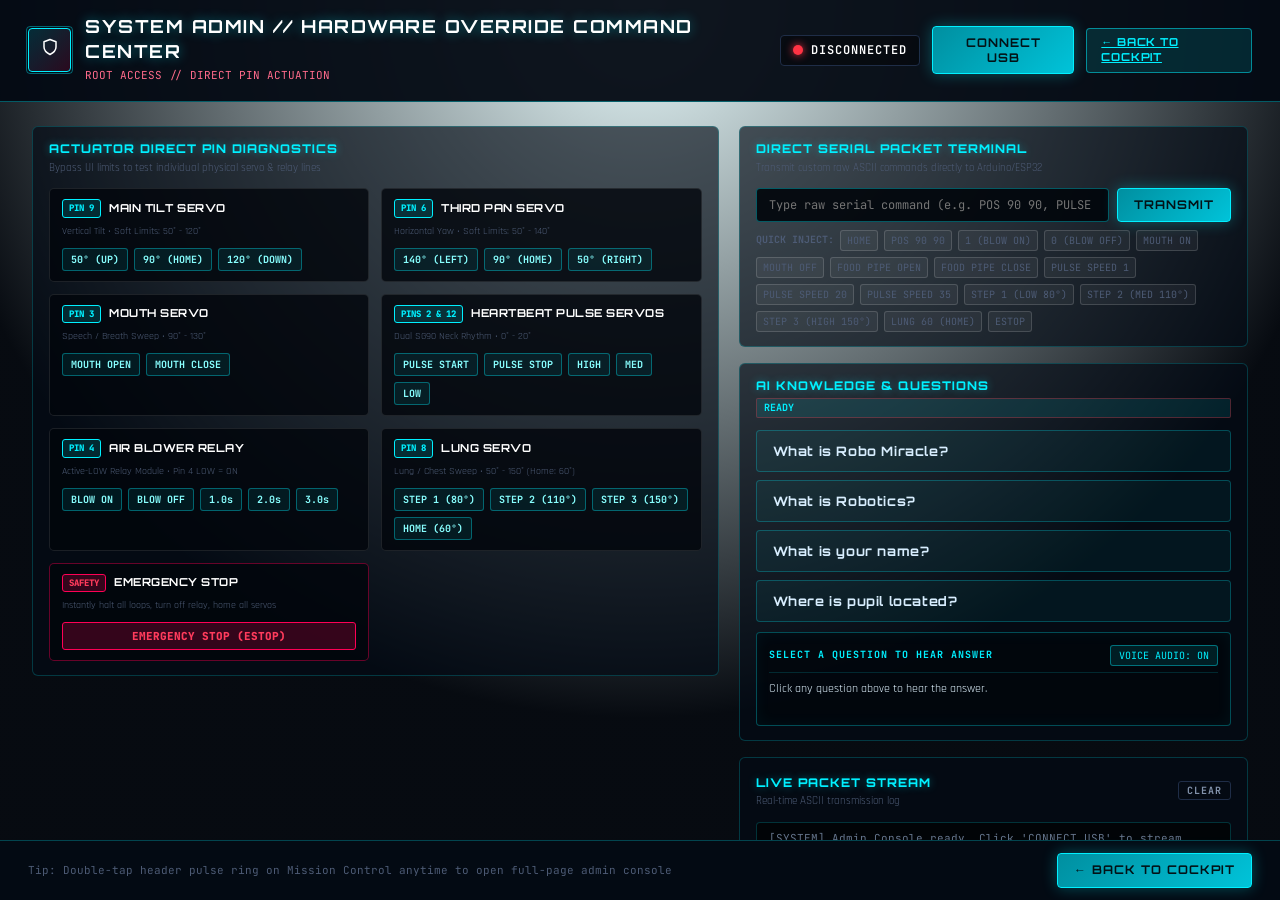
<file: admin.html>
<!DOCTYPE html>
<html lang="en">
<head>
  <meta charset="UTF-8">
  <meta name="viewport" content="width=device-width, initial-scale=1.0">
  <title>RoboHead // Full-Page Hardware Admin Command Center</title>
  <link rel="stylesheet" href="style.css">
  <link rel="preconnect" href="https://fonts.googleapis.com">
  <link rel="preconnect" href="https://fonts.gstatic.com" crossorigin>
  <link href="https://fonts.googleapis.com/css2?family=Orbitron:wght@400;600;700;900&family=Rajdhani:wght@500;600;700&family=JetBrains+Mono:wght@400;500;700&display=swap" rel="stylesheet">
  <style>
    body {
      margin: 0;
      padding: 0;
      background: radial-gradient(circle at 50% 0%, rgba(0, 240, 255, 0.08) 0%, rgba(2, 6, 12, 0.98) 65%);
      color: #fff;
      font-family: var(--font-body);
      min-height: 100vh;
      display: flex;
      flex-direction: column;
    }
    .admin-standalone-header {
      padding: 14px 28px;
      background: rgba(4, 10, 20, 0.95);
      border-bottom: 1px solid rgba(0, 240, 255, 0.35);
      display: flex;
      justify-content: space-between;
      align-items: center;
      flex-shrink: 0;
    }
    .admin-standalone-main {
      flex: 1;
      padding: 24px 32px;
      display: flex;
      flex-direction: column;
      gap: 20px;
      overflow-y: auto;
    }
  </style>
</head>
<body>
  <header class="admin-standalone-header">
    <div class="header-left">
      <div class="logo-badge" title="RoboHead System Admin">
        <span class="pulse-ring"></span>
        <span class="logo-icon">
          <svg width="18" height="18" viewBox="0 0 24 24" fill="none" stroke="currentColor" stroke-width="2" stroke-linecap="round" stroke-linejoin="round">
            <path d="M12 22s8-4 8-10V5l-8-3-8 3v7c0 6 8 10 8 10z"></path>
          </svg>
        </span>
      </div>
      <div class="title-group">
        <h1>SYSTEM ADMIN // HARDWARE OVERRIDE COMMAND CENTER</h1>
        <span class="sub-tag" style="font-family: var(--font-mono); font-size: 11px; color: #ff6b8b;">ROOT ACCESS // DIRECT PIN ACTUATION</span>
      </div>
    </div>

    <div class="header-right">
      <div class="connection-bar">
        <div class="status-indicator" id="connIndicator">
          <span class="status-dot"></span>
          <span class="status-text" id="connStatusText">DISCONNECTED</span>
        </div>
        <button id="btnQuickConnect" class="btn btn-connect">
          CONNECT USB
        </button>
        <a href="index.html" class="btn btn-back-from-admin" title="Return to 3D Cockpit">
          ← BACK TO COCKPIT
        </a>
      </div>
    </div>
  </header>

  <main class="admin-standalone-main">
    <div class="admin-main-grid">
      <!-- Left Column: Actuator Diagnostics & Live Pin Testers -->
      <div class="admin-grid-col">
        <div class="admin-section">
          <div class="admin-section-head">
            <span class="admin-sec-title">ACTUATOR DIRECT PIN DIAGNOSTICS</span>
            <span class="admin-sec-sub">Bypass UI limits to test individual physical servo & relay lines</span>
          </div>

          <div class="admin-actuator-grid">
            <!-- Pin 9: Tilt Servo -->
            <div class="admin-card">
              <div class="card-head">
                <span class="pin-badge">PIN 9</span>
                <span class="act-name">MAIN TILT SERVO</span>
              </div>
              <div class="act-details">Vertical Tilt • Soft Limits: 50° - 120°</div>
              <div class="act-btn-row">
                <button type="button" class="btn-admin-action" data-cmd="TILT 50">50° (UP)</button>
                <button type="button" class="btn-admin-action" data-cmd="TILT 90">90° (HOME)</button>
                <button type="button" class="btn-admin-action" data-cmd="TILT 120">120° (DOWN)</button>
              </div>
            </div>

            <!-- Pin 6: Pan Servo -->
            <div class="admin-card">
              <div class="card-head">
                <span class="pin-badge">PIN 6</span>
                <span class="act-name">THIRD PAN SERVO</span>
              </div>
              <div class="act-details">Horizontal Yaw • Soft Limits: 50° - 140°</div>
              <div class="act-btn-row">
                <button type="button" class="btn-admin-action" data-cmd="LEFT">140° (LEFT)</button>
                <button type="button" class="btn-admin-action" data-cmd="HOME">90° (HOME)</button>
                <button type="button" class="btn-admin-action" data-cmd="RIGHT">50° (RIGHT)</button>
              </div>
            </div>

            <!-- Pin 3: Mouth Servo -->
            <div class="admin-card">
              <div class="card-head">
                <span class="pin-badge">PIN 3</span>
                <span class="act-name">MOUTH SERVO</span>
              </div>
              <div class="act-details">Speech / Breath Sweep • 90° - 130°</div>
              <div class="act-btn-row">
                <button type="button" class="btn-admin-action" data-cmd="MOUTH ON">MOUTH OPEN</button>
                <button type="button" class="btn-admin-action" data-cmd="MOUTH OFF">MOUTH CLOSE</button>
              </div>
            </div>

            <!-- Pins 2 & 12: Dual Pulse Servos -->
            <div class="admin-card">
              <div class="card-head">
                <span class="pin-badge">PINS 2 & 12</span>
                <span class="act-name">HEARTBEAT PULSE SERVOS</span>
              </div>
              <div class="act-details">Dual SG90 Neck Rhythm • 0° - 20°</div>
              <div class="act-btn-row">
                <button type="button" class="btn-admin-action" data-cmd="PULSE ON">PULSE START</button>
                <button type="button" class="btn-admin-action" data-cmd="PULSE OFF">PULSE STOP</button>
                <button type="button" class="btn-admin-action" data-cmd="PULSE SPEED 1">HIGH</button>
                <button type="button" class="btn-admin-action" data-cmd="PULSE SPEED 20">MED</button>
                <button type="button" class="btn-admin-action" data-cmd="PULSE SPEED 35">LOW</button>
              </div>
            </div>

            <!-- Pin 4: Relay Blower -->
            <div class="admin-card">
              <div class="card-head">
                <span class="pin-badge">PIN 4</span>
                <span class="act-name">AIR BLOWER RELAY</span>
              </div>
              <div class="act-details">Active-LOW Relay Module • Pin 4 LOW = ON</div>
              <div class="act-btn-row">
                <button type="button" class="btn-admin-action" data-cmd="1">BLOW ON</button>
                <button type="button" class="btn-admin-action" data-cmd="0">BLOW OFF</button>
                <button type="button" class="btn-admin-action" data-cmd="INTERVAL 1">1.0s</button>
                <button type="button" class="btn-admin-action" data-cmd="INTERVAL 2">2.0s</button>
                <button type="button" class="btn-admin-action" data-cmd="INTERVAL 3">3.0s</button>
              </div>
            </div>

            <!-- Pin 8: Lung Servo -->
            <div class="admin-card">
              <div class="card-head">
                <span class="pin-badge">PIN 8</span>
                <span class="act-name">LUNG SERVO</span>
              </div>
              <div class="act-details">Lung / Chest Sweep • 50° - 150° (Home: 60°)</div>
              <div class="act-btn-row">
                <button type="button" class="btn-admin-action" data-cmd="LOW">STEP 1 (80°)</button>
                <button type="button" class="btn-admin-action" data-cmd="MEDIUM">STEP 2 (110°)</button>
                <button type="button" class="btn-admin-action" data-cmd="HIGH">STEP 3 (150°)</button>
                <button type="button" class="btn-admin-action" data-cmd="LUNG 60">HOME (60°)</button>
              </div>
            </div>

            <!-- Emergency Safe Stop -->
            <div class="admin-card estop-card">
              <div class="card-head">
                <span class="pin-badge badge-estop">SAFETY</span>
                <span class="act-name">EMERGENCY STOP</span>
              </div>
              <div class="act-details">Instantly halt all loops, turn off relay, home all servos</div>
              <div class="act-btn-row">
                <button type="button" class="btn-admin-action btn-admin-estop" data-cmd="ESTOP">EMERGENCY STOP (ESTOP)</button>
              </div>
            </div>
          </div>
        </div>
      </div>

      <!-- Right Column: Raw Serial Terminal & Console Log -->
      <div class="admin-grid-col" style="display: flex; flex-direction: column; gap: 16px;">
        <div class="admin-section">
          <div class="admin-section-head">
            <span class="admin-sec-title">DIRECT SERIAL PACKET TERMINAL</span>
            <span class="admin-sec-sub">Transmit custom raw ASCII commands directly to Arduino/ESP32</span>
          </div>
          <div class="admin-terminal-input-bar">
            <input type="text" id="adminCmdInput" placeholder="Type raw serial command (e.g. POS 90 90, PULSE SPEED 1, 1, 0, HOME)" class="admin-text-input" spellcheck="false">
            <button id="btnAdminSendCmd" class="btn btn-connect">TRANSMIT</button>
          </div>
          <div class="admin-quick-chips">
            <span class="chip-lbl">QUICK INJECT:</span>
            <button type="button" class="btn-chip-inject" data-val="HOME">HOME</button>
            <button type="button" class="btn-chip-inject" data-val="POS 90 90">POS 90 90</button>
            <button type="button" class="btn-chip-inject" data-val="1">1 (BLOW ON)</button>
            <button type="button" class="btn-chip-inject" data-val="0">0 (BLOW OFF)</button>
            <button type="button" class="btn-chip-inject" data-val="MOUTH ON">MOUTH ON</button>
            <button type="button" class="btn-chip-inject" data-val="MOUTH OFF">MOUTH OFF</button>
            <button type="button" class="btn-chip-inject" data-val="FOOD PIPE OPEN">FOOD PIPE OPEN</button>
            <button type="button" class="btn-chip-inject" data-val="FOOD PIPE CLOSE">FOOD PIPE CLOSE</button>
            <button type="button" class="btn-chip-inject" data-val="PULSE SPEED 1">PULSE SPEED 1</button>
            <button type="button" class="btn-chip-inject" data-val="PULSE SPEED 20">PULSE SPEED 20</button>
            <button type="button" class="btn-chip-inject" data-val="PULSE SPEED 35">PULSE SPEED 35</button>
            <button type="button" class="btn-chip-inject" data-val="LOW">STEP 1 (LOW 80°)</button>
            <button type="button" class="btn-chip-inject" data-val="MEDIUM">STEP 2 (MED 110°)</button>
            <button type="button" class="btn-chip-inject" data-val="HIGH">STEP 3 (HIGH 150°)</button>
            <button type="button" class="btn-chip-inject" data-val="LUNG 60">LUNG 60 (HOME)</button>
            <button type="button" class="btn-chip-inject" data-val="ESTOP">ESTOP</button>
          </div>
        </div>

        <!-- AI Knowledge & Customized Questions Section -->
        <div class="admin-section">
          <div class="admin-section-head">
            <span class="admin-sec-title">AI KNOWLEDGE & QUESTIONS</span>
            <span class="pulse-state-tag" id="qaStatusTag" style="color: #00f0ff; background: rgba(0, 240, 255, 0.1);">READY</span>
          </div>

          <!-- 4 Customized Questions -->
          <div class="qa-grid">
            <button class="qa-btn" data-qid="1" title="What is Robo Miracle?">
              <span class="qa-label">What is Robo Miracle?</span>
            </button>
            <button class="qa-btn" data-qid="2" title="What is Robotics?">
              <span class="qa-label">What is Robotics?</span>
            </button>
            <button class="qa-btn" data-qid="3" title="What is your name?">
              <span class="qa-label">What is your name?</span>
            </button>
            <button class="qa-btn" data-qid="4" title="Where is pupil located?">
              <span class="qa-label">Where is pupil located?</span>
            </button>
          </div>

          <!-- Interactive Answer Screen -->
          <div class="qa-display-box" id="qaDisplayBox" style="margin-top: 10px;">
            <div class="qa-display-header">
              <span class="qa-prompt-label" id="qaDisplayPrompt">SELECT A QUESTION TO HEAR ANSWER</span>
              <button class="qa-voice-btn" id="qaVoiceBtn" title="Toggle Voice Output">VOICE AUDIO: ON</button>
            </div>
            <div class="qa-answer-text" id="qaAnswerText">Click any question above to hear the answer.</div>
          </div>
        </div>

        <!-- Live Terminal Stream Output -->
        <div class="admin-section" style="flex: 1; display: flex; flex-direction: column;">
          <div class="admin-section-head" style="display: flex; flex-direction: row; justify-content: space-between; align-items: center;">
            <div>
              <span class="admin-sec-title">LIVE PACKET STREAM</span>
              <div class="admin-sec-sub">Real-time ASCII transmission log</div>
            </div>
            <button id="btnClearLog" class="btn btn-tiny" style="padding: 2px 8px;">CLEAR</button>
          </div>
          <div class="terminal-body" id="terminalLog" style="height: 180px; max-height: 220px; overflow-y: auto; background: rgba(0,0,0,0.6); padding: 8px 12px; font-family: var(--font-mono); font-size: 11px; border-radius: 4px; border: 1px solid rgba(0,240,255,0.2);">
            <div class="log-line" style="color: #64748b;">[SYSTEM] Admin Console ready. Click 'CONNECT USB' to stream packets.</div>
          </div>
        </div>
      </div>
    </div>
  </main>

  <footer style="padding: 12px 28px; background: rgba(4, 10, 20, 0.95); border-top: 1px solid rgba(0, 240, 255, 0.25); display: flex; justify-content: space-between; align-items: center;">
    <span class="admin-footer-hint">Tip: Double-tap header pulse ring on Mission Control anytime to open full-page admin console</span>
    <a href="index.html" class="btn btn-connect" style="text-decoration: none;">← BACK TO COCKPIT</a>
  </footer>

  <script>
    let serialPort = null;
    let writer = null;
    let isConnected = false;

    const logBox = document.getElementById('terminalLog');
    const connIndicator = document.getElementById('connIndicator');
    const connStatusText = document.getElementById('connStatusText');
    const btnQuickConnect = document.getElementById('btnQuickConnect');
    const adminCmdInput = document.getElementById('adminCmdInput');
    const btnAdminSendCmd = document.getElementById('btnAdminSendCmd');

    function log(msg, type = 'info') {
      const line = document.createElement('div');
      const time = new Date().toLocaleTimeString();
      let color = '#00f0ff';
      if (type === 'tx') color = '#00ff88';
      if (type === 'rx') color = '#38bdf8';
      if (type === 'err') color = '#ff0055';
      if (type === 'warn') color = '#ffb800';
      line.style.color = color;
      line.textContent = `[${time}] ${msg}`;
      logBox.appendChild(line);
      logBox.scrollTop = logBox.scrollHeight;
    }

    async function sendCommand(cmd) {
      if (!cmd) return;
      const upper = cmd.trim().toUpperCase();
      let commandsToSend = [cmd.endsWith('\n') ? cmd : (cmd + '\n')];
      if (upper === 'LOW' || upper === 'STEP 1' || upper === 'STEP1' || upper === 'LUNG 1') {
        commandsToSend = ['LOW\n', 'LUNG 80\n'];
      } else if (upper === 'MEDIUM' || upper === 'MED' || upper === 'STEP 2' || upper === 'STEP2' || upper === 'LUNG 2') {
        commandsToSend = ['MEDIUM\n', 'LUNG 110\n'];
      } else if (upper === 'HIGH' || upper === 'STEP 3' || upper === 'STEP3' || upper === 'LUNG 3') {
        commandsToSend = ['HIGH\n', 'LUNG 150\n'];
      }

      for (const data of commandsToSend) {
        if (serialPort && serialPort.writable) {
          try {
            const encoder = new TextEncoder();
            const w = serialPort.writable.getWriter();
            await w.write(encoder.encode(data));
            w.releaseLock();
            log(`TX: ${data.trim()}`, 'tx');
          } catch (e) {
            log(`TX ERROR: ${e.message}`, 'err');
          }
        } else {
          log(`TX (OFFLINE): ${data.trim()}`, 'warn');
        }
      }
    }

    async function connect() {
      if (!("serial" in navigator)) {
        alert("Web Serial API is available in Google Chrome, Microsoft Edge, and Opera.");
        return;
      }
      try {
        serialPort = await navigator.serial.requestPort();
        await serialPort.open({ baudRate: 9600 });
        isConnected = true;
        connIndicator.classList.add('online');
        connStatusText.textContent = 'CONNECTED (9600)';
        btnQuickConnect.textContent = 'DISCONNECT';
        log('Connected to USB Serial port (9600 Baud)', 'rx');

        setTimeout(() => {
          sendCommand('HOME\n');
        }, 1200);

        readLoop();
      } catch (e) {
        log(`Connection failed: ${e.message}`, 'err');
      }
    }

    async function disconnect() {
      if (serialPort) {
        try {
          await serialPort.close();
        } catch (e) {}
        serialPort = null;
      }
      isConnected = false;
      connIndicator.classList.remove('online');
      connStatusText.textContent = 'DISCONNECTED';
      btnQuickConnect.textContent = 'CONNECT USB';
      log('Disconnected from USB Serial port', 'warn');
    }

    async function readLoop() {
      while (serialPort && serialPort.readable && isConnected) {
        try {
          const textDecoder = new TextDecoderStream();
          const readableStreamClosed = serialPort.readable.pipeTo(textDecoder.writable);
          const reader = textDecoder.readable.getReader();
          while (true) {
            const { value, done } = await reader.read();
            if (done) break;
            if (value && value.trim()) {
              log(`RX: ${value.trim()}`, 'rx');
            }
          }
        } catch (e) {
          break;
        }
      }
    }

    btnQuickConnect.addEventListener('click', () => {
      if (isConnected) disconnect();
      else connect();
    });

    document.querySelectorAll('.btn-admin-action').forEach(btn => {
      btn.addEventListener('click', () => {
        const cmd = btn.dataset.cmd;
        if (cmd) sendCommand(cmd);
      });
    });

    document.querySelectorAll('.btn-chip-inject').forEach(chip => {
      chip.addEventListener('click', () => {
        adminCmdInput.value = chip.dataset.val;
        adminCmdInput.focus();
      });
    });

    const sendRaw = () => {
      const val = adminCmdInput.value.trim();
      if (!val) return;
      sendCommand(val);
      adminCmdInput.value = '';
    };

    btnAdminSendCmd.addEventListener('click', sendRaw);
    adminCmdInput.addEventListener('keydown', (e) => {
      if (e.key === 'Enter') sendRaw();
    });

    document.getElementById('btnClearLog').addEventListener('click', () => {
      logBox.innerHTML = '';
    });

    // AI Knowledge & Speech Synthesis Engine (Single-answer guarded)
    const QA_DATA = [
      { id: 1, question: "What is Robo Miracle?", answer: "Robomiracle is an Indian robotics company that builds AI service robots and humanoids.", speech: "Robomiracle is an Indian robotics company that builds A I service robots and humanoids." },
      { id: 2, question: "What is Robotics?", answer: "Robotics is the science of designing and building automated, intelligent machines.", speech: "Robotics is the science of designing and building automated, intelligent machines." },
      { id: 3, question: "What is your name?", answer: "My name is RoboHead, your robotic assistant.", speech: "My name is RoboHead, your robotic assistant." },
      { id: 4, question: "Where is the pupil located?", answer: "The pupil is located in the center of the eye's iris.", speech: "The pupil is located in the center of the eye's iris." }
    ];

    let voiceAudioEnabled = true;
    let isAnswering = false;
    let lastAnswerTime = 0;
    const qaVoiceBtn = document.getElementById('qaVoiceBtn');
    const qaPrompt = document.getElementById('qaDisplayPrompt');
    const qaText = document.getElementById('qaAnswerText');
    const qaTag = document.getElementById('qaStatusTag');

    if (qaVoiceBtn) {
      qaVoiceBtn.addEventListener('click', () => {
        voiceAudioEnabled = !voiceAudioEnabled;
        qaVoiceBtn.textContent = `VOICE AUDIO: ${voiceAudioEnabled ? 'ON' : 'OFF'}`;
        if (!voiceAudioEnabled && window.speechSynthesis) window.speechSynthesis.cancel();
      });
    }

    document.querySelectorAll('.qa-btn').forEach(btn => {
      btn.addEventListener('click', () => {
        const now = Date.now();
        // Guard against repeated triggers while answering or cooling down
        if (isAnswering || (now - lastAnswerTime < 3500)) return;

        const qid = parseInt(btn.dataset.qid, 10);
        const item = QA_DATA.find(q => q.id === qid);
        if (!item) return;

        isAnswering = true;
        lastAnswerTime = now;

        document.querySelectorAll('.qa-btn').forEach(b => b.classList.remove('active'));
        btn.classList.add('active');

        if (qaPrompt) qaPrompt.textContent = item.question.toUpperCase();
        if (qaText) qaText.textContent = item.answer;
        if (qaTag) {
          qaTag.textContent = 'SPEAKING...';
          qaTag.style.color = '#00ff88';
        }

        const finish = () => {
          if (qaTag) {
            qaTag.textContent = 'READY';
            qaTag.style.color = '#00f0ff';
          }
          setTimeout(() => { isAnswering = false; }, 800);
        };

        if (voiceAudioEnabled && 'speechSynthesis' in window) {
          window.speechSynthesis.cancel();
          const utter = new SpeechSynthesisUtterance(item.speech || item.answer);
          utter.rate = 1.0;
          utter.pitch = 1.05;
          utter.onend = finish;
          utter.onerror = finish;
          window.speechSynthesis.speak(utter);
        } else {
          setTimeout(finish, 1500);
        }
      });
    });
  </script>
</body>
</html>
</file>
<file: style.css>
/* ==========================================================================
   RoboHead Control System - Mission Control UI Theme
   ========================================================================== */

:root {
  --bg-deep: #07090e;
  --bg-panel: #0d121d;
  --bg-panel-light: #151d2d;
  --bg-card: #121927;
  --border-color: #1f2d47;
  --border-glow: rgba(0, 240, 255, 0.25);
  
  --cyan-primary: #00f0ff;
  --cyan-glow: rgba(0, 240, 255, 0.45);
  --cyan-soft: #008fa0;
  
  --magenta-accent: #ff0055;
  --magenta-glow: rgba(255, 0, 85, 0.45);
  
  --green-online: #00ff88;
  --yellow-warn: #ffd700;
  --red-danger: #ff3344;
  
  --text-main: #e2e8f0;
  --text-muted: #8292ab;
  --text-dim: #4d5b75;

  --font-display: 'Orbitron', -apple-system, sans-serif;
  --font-body: 'Rajdhani', -apple-system, sans-serif;
  --font-mono: 'JetBrains Mono', monospace;
  
  --radius-sm: 4px;
  --radius-md: 8px;
  --radius-lg: 14px;
  --transition-fast: 0.15s ease;
}

* {
  box-sizing: border-box;
  margin: 0;
  padding: 0;
  user-select: none;
}

body {
  background-color: var(--bg-deep);
  color: var(--text-main);
  font-family: var(--font-body);
  font-size: 16px;
  line-height: 1.4;
  overflow-x: hidden;
  height: 100vh;
  background-image: 
    radial-gradient(circle at 50% 0%, rgba(0, 240, 255, 0.08) 0%, transparent 60%),
    linear-gradient(rgba(0, 240, 255, 0.02) 1px, transparent 1px),
    linear-gradient(90deg, rgba(0, 240, 255, 0.02) 1px, transparent 1px);
  background-size: 100% 100%, 40px 40px, 40px 40px;
}

/* ==========================================================================
   Main Shell & Header
   ========================================================================== */

.hud-container {
  display: flex;
  flex-direction: column;
  height: 100vh;
  padding: 12px 18px;
  gap: 12px;
}

.hud-header {
  display: flex;
  justify-content: space-between;
  align-items: center;
  background: var(--bg-panel);
  border: 1px solid var(--border-color);
  border-radius: var(--radius-md);
  padding: 10px 18px;
  box-shadow: 0 4px 20px rgba(0, 0, 0, 0.5), inset 0 1px 0 rgba(255, 255, 255, 0.05);
}

.header-left {
  display: flex;
  align-items: center;
  gap: 14px;
}

.logo-badge {
  position: relative;
  width: 44px;
  height: 44px;
  border-radius: var(--radius-sm);
  background: linear-gradient(135deg, rgba(0,240,255,0.15), rgba(255,0,85,0.15));
  border: 1px solid var(--cyan-primary);
  display: flex;
  align-items: center;
  justify-content: center;
  font-size: 22px;
}

.pulse-ring {
  position: absolute;
  inset: -3px;
  border: 1px solid var(--cyan-primary);
  border-radius: var(--radius-sm);
  opacity: 0.4;
  animation: pulseGlow 2.5s infinite;
}

@keyframes pulseGlow {
  0% { transform: scale(0.98); opacity: 0.7; }
  50% { transform: scale(1.06); opacity: 0.1; }
  100% { transform: scale(0.98); opacity: 0.7; }
}

.title-group h1 {
  font-family: var(--font-display);
  font-size: 18px;
  font-weight: 700;
  letter-spacing: 1.5px;
  color: #fff;
  text-shadow: 0 0 12px var(--cyan-glow);
}

.sub-status {
  display: flex;
  gap: 8px;
  margin-top: 3px;
}

.badge {
  font-family: var(--font-mono);
  font-size: 11px;
  background: var(--bg-card);
  border: 1px solid var(--border-color);
  color: var(--cyan-primary);
  padding: 2px 8px;
  border-radius: 3px;
  letter-spacing: 0.5px;
}

.connection-bar {
  display: flex;
  align-items: center;
  gap: 12px;
}

.status-indicator {
  display: flex;
  align-items: center;
  gap: 8px;
  background: rgba(0, 0, 0, 0.4);
  padding: 6px 12px;
  border-radius: var(--radius-sm);
  border: 1px solid var(--border-color);
}

.status-dot {
  width: 10px;
  height: 10px;
  border-radius: 50%;
  background: var(--red-danger);
  box-shadow: 0 0 8px var(--red-danger);
  transition: all var(--transition-fast);
}

.status-indicator.online .status-dot {
  background: var(--green-online);
  box-shadow: 0 0 10px var(--green-online);
}

.status-indicator.connecting .status-dot {
  background: var(--yellow-warn);
  box-shadow: 0 0 10px var(--yellow-warn);
  animation: blink 0.8s infinite;
}

@keyframes blink {
  50% { opacity: 0.3; }
}

.status-text {
  font-family: var(--font-mono);
  font-size: 12px;
  font-weight: 600;
  letter-spacing: 1px;
}

/* ==========================================================================
   Buttons
   ========================================================================== */

.btn {
  font-family: var(--font-display);
  font-size: 12px;
  font-weight: 700;
  letter-spacing: 1px;
  padding: 8px 16px;
  border-radius: var(--radius-sm);
  cursor: pointer;
  border: 1px solid transparent;
  transition: all var(--transition-fast);
  display: inline-flex;
  align-items: center;
  justify-content: center;
  gap: 6px;
}

.btn-connect {
  background: linear-gradient(135deg, #008fa0, #00c3d9);
  color: #031217;
  border-color: var(--cyan-primary);
  box-shadow: 0 0 15px rgba(0, 240, 255, 0.3);
}

.btn-connect:hover {
  background: linear-gradient(135deg, #00b3c7, #00f0ff);
  box-shadow: 0 0 20px rgba(0, 240, 255, 0.6);
  transform: translateY(-1px);
}

.btn-connect.connected {
  background: linear-gradient(135deg, #a02020, #e63946);
  color: #fff;
  border-color: #ff4d5a;
  box-shadow: 0 0 15px rgba(255, 51, 68, 0.3);
}

.btn-icon-only {
  background: var(--bg-card);
  border: 1px solid var(--border-color);
  color: var(--text-main);
  padding: 8px 10px;
  font-size: 16px;
}

.btn-icon-only:hover {
  border-color: var(--cyan-primary);
  color: var(--cyan-primary);
  background: rgba(0, 240, 255, 0.1);
}

.btn-tiny {
  font-family: var(--font-mono);
  font-size: 10px;
  padding: 2px 8px;
  background: transparent;
  color: var(--text-muted);
  border: 1px solid var(--border-color);
  border-radius: 3px;
  cursor: pointer;
}

.btn-tiny:hover {
  color: var(--cyan-primary);
  border-color: var(--cyan-primary);
}

/* ==========================================================================
   Main Grid Layout
   ========================================================================== */

.hud-main {
  display: grid;
  grid-template-columns: 420px 1fr 420px;
  gap: 14px;
  flex: 1;
  min-height: 0;
}

.hud-panel {
  background: var(--bg-panel);
  border: 1px solid var(--border-color);
  border-radius: var(--radius-md);
  padding: 14px;
  display: flex;
  flex-direction: column;
  overflow: hidden;
  position: relative;
  box-shadow: 0 4px 20px rgba(0, 0, 0, 0.4);
}

.left-panel,
.right-panel {
  overflow-y: auto;
  scrollbar-width: thin;
  scrollbar-color: var(--border-color) transparent;
}

.panel-header {
  display: flex;
  justify-content: space-between;
  align-items: center;
  margin-bottom: 12px;
  padding-bottom: 8px;
  border-bottom: 1px solid var(--border-color);
}

.center-panel .panel-header,
.panel-header.header-center {
  justify-content: center;
  text-align: center;
}

.center-panel .panel-header h2,
.panel-header.header-center h2 {
  text-align: center;
  width: 100%;
}

.panel-header h2 {
  font-family: var(--font-display);
  font-size: 14px;
  letter-spacing: 1.2px;
  color: #fff;
}

.panel-header-right {
  display: flex;
  align-items: center;
  gap: 10px;
}

.btn-tiny-pulse {
  background: rgba(0, 240, 255, 0.12);
  border: 1px solid var(--cyan-primary);
  color: var(--cyan-primary);
  font-family: var(--font-display);
  font-size: 11px;
  font-weight: 700;
  padding: 4px 10px;
  border-radius: var(--radius-sm);
  cursor: pointer;
  letter-spacing: 0.8px;
  transition: all var(--transition-fast);
  display: inline-flex;
  align-items: center;
  gap: 5px;
}

.btn-tiny-pulse:hover {
  background: var(--cyan-primary);
  color: #031217;
  box-shadow: 0 0 14px var(--cyan-glow);
}

.btn-tiny-pulse.pulsing {
  background: #ffffff;
  color: #000000;
  box-shadow: 0 0 20px #00f0ff;
  transform: scale(1.05);
}

.panel-tag {
  font-family: var(--font-mono);
  font-size: 10px;
  color: var(--cyan-primary);
  background: rgba(0, 240, 255, 0.08);
  padding: 2px 6px;
  border-radius: 2px;
  border: 1px solid rgba(0, 240, 255, 0.2);
}

.panel-tag.status-live {
  color: var(--green-online);
  border-color: rgba(0, 255, 136, 0.3);
  background: rgba(0, 255, 136, 0.08);
}

/* ==========================================================================
   D-PAD Directional Controls (Up, Down, Left, Right, Center)
   ========================================================================== */

.dpad-wrapper {
  display: flex;
  justify-content: center;
  align-items: center;
  padding: 10px 0;
}

.dpad-container {
  position: relative;
  width: 250px;
  height: 250px;
  background: radial-gradient(circle, rgba(0, 240, 255, 0.05) 0%, transparent 70%);
  border-radius: 50%;
  border: 1px dashed rgba(0, 240, 255, 0.15);
  display: grid;
  grid-template-columns: repeat(3, 1fr);
  grid-template-rows: repeat(3, 1fr);
  gap: 8px;
  padding: 10px;
}

.dpad-btn {
  background: var(--bg-card);
  border: 1px solid var(--border-color);
  border-radius: var(--radius-sm);
  color: var(--text-main);
  display: flex;
  flex-direction: column;
  align-items: center;
  justify-content: center;
  cursor: pointer;
  position: relative;
  transition: all var(--transition-fast);
  box-shadow: 0 4px 10px rgba(0,0,0,0.5), inset 0 1px 0 rgba(255,255,255,0.06);
}

.dpad-arrow {
  width: 22px;
  height: 22px;
  fill: var(--text-main);
  transition: transform var(--transition-fast), fill var(--transition-fast);
}

.dpad-btn .btn-label {
  font-family: var(--font-display);
  font-size: 9px;
  letter-spacing: 0.8px;
  margin-top: 3px;
  color: var(--text-muted);
}

.dpad-btn .key-hint {
  position: absolute;
  top: 4px;
  right: 5px;
  font-family: var(--font-mono);
  font-size: 8px;
  color: var(--cyan-primary);
  opacity: 0.6;
}

.dpad-btn:hover {
  background: rgba(0, 240, 255, 0.12);
  border-color: var(--cyan-primary);
  box-shadow: 0 0 14px var(--cyan-glow);
}

.dpad-btn:hover .dpad-arrow {
  fill: var(--cyan-primary);
  transform: scale(1.15);
}

.dpad-btn:hover .btn-label {
  color: #fff;
}

.dpad-btn:active,
.dpad-btn.active-key {
  background: var(--cyan-primary);
  color: #000;
  border-color: #fff;
  box-shadow: 0 0 25px var(--cyan-primary);
  transform: scale(0.96);
}

.dpad-btn:active .dpad-arrow,
.dpad-btn.active-key .dpad-arrow {
  fill: #000;
}

.dpad-btn:active .btn-label,
.dpad-btn.active-key .btn-label {
  color: #000;
  font-weight: 700;
}

/* Grid layout placements for cross */
.btn-up {
  grid-column: 2;
  grid-row: 1;
  border-top-left-radius: 12px;
  border-top-right-radius: 12px;
}

.btn-left {
  grid-column: 1;
  grid-row: 2;
  border-top-left-radius: 12px;
  border-bottom-left-radius: 12px;
}

.btn-center {
  grid-column: 2;
  grid-row: 2;
  border-radius: 50%;
  background: radial-gradient(circle, rgba(255, 0, 85, 0.15) 0%, var(--bg-card) 70%);
  border: 1px solid rgba(255, 0, 85, 0.4);
}

.btn-center .center-cross {
  width: 14px;
  height: 14px;
  border: 2px solid var(--magenta-accent);
  border-radius: 50%;
  position: relative;
}

.btn-center .center-cross::after {
  content: '';
  position: absolute;
  top: 50%;
  left: 50%;
  transform: translate(-50%, -50%);
  width: 4px;
  height: 4px;
  background: var(--magenta-accent);
  border-radius: 50%;
}

.btn-center:hover {
  border-color: var(--magenta-accent);
  box-shadow: 0 0 16px var(--magenta-glow);
  background: rgba(255, 0, 85, 0.2);
}

.btn-center:active,
.btn-center.active-key {
  background: var(--magenta-accent);
  border-color: #fff;
  box-shadow: 0 0 25px var(--magenta-accent);
}

.btn-center:active .btn-label,
.btn-center.active-key .btn-label {
  color: #fff;
}

.btn-right {
  grid-column: 3;
  grid-row: 2;
  border-top-right-radius: 12px;
  border-bottom-right-radius: 12px;
}

.btn-down {
  grid-column: 2;
  grid-row: 3;
  border-bottom-left-radius: 12px;
  border-bottom-right-radius: 12px;
}

/* ==========================================================================
   Control Options & Stepper
   ========================================================================== */

.control-options {
  display: flex;
  flex-direction: column;
  gap: 10px;
  margin-top: 8px;
  background: var(--bg-card);
  padding: 10px;
  border-radius: var(--radius-sm);
  border: 1px solid var(--border-color);
}

.option-row {
  display: flex;
  justify-content: space-between;
  align-items: center;
  font-size: 13px;
  font-weight: 600;
  color: var(--text-muted);
}

.pill-selector {
  display: flex;
  gap: 4px;
}

.pill {
  font-family: var(--font-mono);
  font-size: 11px;
  background: var(--bg-panel);
  border: 1px solid var(--border-color);
  color: var(--text-main);
  padding: 4px 9px;
  border-radius: 3px;
  cursor: pointer;
  transition: all var(--transition-fast);
}

.pill:hover {
  border-color: var(--cyan-primary);
  color: var(--cyan-primary);
}

.pill.active {
  background: var(--cyan-primary);
  color: #031217;
  font-weight: 700;
  border-color: var(--cyan-primary);
}

.mono-val {
  font-family: var(--font-mono);
  color: var(--cyan-primary);
  font-size: 12px;
  font-weight: 700;
  width: 30px;
  text-align: right;
}

.option-toggles {
  display: flex;
  flex-direction: column;
  gap: 6px;
  margin-top: 4px;
  border-top: 1px solid rgba(255, 255, 255, 0.05);
  padding-top: 8px;
}

.toggle-switch {
  display: flex;
  align-items: center;
  gap: 10px;
  cursor: pointer;
  font-size: 12px;
  color: var(--text-muted);
}

.toggle-switch input {
  display: none;
}

.toggle-slider {
  position: relative;
  width: 32px;
  height: 16px;
  background: var(--bg-panel);
  border: 1px solid var(--border-color);
  border-radius: 10px;
  transition: all var(--transition-fast);
}

.toggle-slider::after {
  content: '';
  position: absolute;
  top: 1px;
  left: 2px;
  width: 12px;
  height: 12px;
  background: var(--text-muted);
  border-radius: 50%;
  transition: all var(--transition-fast);
}

.toggle-switch input:checked + .toggle-slider {
  background: rgba(0, 240, 255, 0.2);
  border-color: var(--cyan-primary);
}

.toggle-switch input:checked + .toggle-slider::after {
  transform: translateX(14px);
  background: var(--cyan-primary);
  box-shadow: 0 0 6px var(--cyan-primary);
}

.toggle-switch:hover .toggle-label {
  color: var(--text-main);
}

/* Presets */
.action-presets {
  margin-top: 10px;
  display: flex;
  flex-direction: column;
  gap: 6px;
}

.sub-heading {
  font-family: var(--font-mono);
  font-size: 10px;
  color: var(--text-dim);
  letter-spacing: 1px;
}

.preset-grid {
  display: grid;
  grid-template-columns: 1fr 1fr;
  gap: 6px;
}

.preset-btn {
  background: rgba(4, 14, 26, 0.7);
  border: 1px solid rgba(0, 240, 255, 0.35);
  color: #00f0ff;
  padding: 8px 10px;
  border-radius: var(--radius-sm);
  font-family: var(--font-display);
  font-size: 11px;
  font-weight: 700;
  letter-spacing: 0.8px;
  cursor: pointer;
  transition: all var(--transition-fast);
  display: flex;
  align-items: center;
  justify-content: center;
  gap: 6px;
}

.preset-btn:hover {
  background: rgba(0, 240, 255, 0.15);
  border-color: #00f0ff;
  color: #ffffff;
  box-shadow: 0 0 14px rgba(0, 240, 255, 0.35);
}

.preset-btn.active {
  background: linear-gradient(135deg, rgba(0, 240, 255, 0.3), rgba(0, 168, 255, 0.2)) !important;
  border-color: #00f0ff !important;
  color: #ffffff !important;
  box-shadow: 0 0 16px rgba(0, 240, 255, 0.55) !important;
  font-weight: 800;
}

.preset-btn.btn-pulse {
  background: rgba(0, 240, 255, 0.08);
  border-color: rgba(0, 240, 255, 0.35);
  color: var(--cyan-primary);
}

.preset-btn.btn-pulse:hover {
  background: rgba(0, 240, 255, 0.2);
  border-color: var(--cyan-primary);
  box-shadow: 0 0 14px var(--cyan-glow);
}

.preset-btn.btn-pulse.pulsing {
  background: var(--cyan-primary);
  color: #031217;
  font-weight: 700;
  box-shadow: 0 0 25px var(--cyan-primary);
  animation: neckBtnPulse 0.35s ease-in-out infinite alternate;
}

@keyframes neckBtnPulse {
  from { transform: scale(0.96); box-shadow: 0 0 12px var(--cyan-primary); }
  to { transform: scale(1.04); box-shadow: 0 0 28px #ffffff; }
}

.preset-btn.btn-danger {
  grid-column: span 2;
  background: rgba(255, 51, 68, 0.15);
  border-color: var(--red-danger);
  color: #ff7788;
  font-weight: 700;
  font-family: var(--font-display);
  font-size: 11px;
  letter-spacing: 1px;
}

.preset-btn.btn-danger:hover {
  background: var(--red-danger);
  color: #fff;
  box-shadow: 0 0 15px var(--red-danger);
}

.preset-btn.btn-food-pipe {
  grid-column: span 2;
  gap: 8px;
  letter-spacing: 1.2px;
  font-family: var(--font-display);
  font-size: 11px;
  font-weight: 700;
  border-color: rgba(0, 240, 255, 0.35);
  background: rgba(4, 14, 26, 0.7);
  color: #00f0ff;
  transition: all var(--transition-fast);
}

.preset-btn.btn-food-pipe:hover {
  border-color: #00f0ff;
  color: #ffffff;
  background: rgba(0, 240, 255, 0.15);
  box-shadow: 0 0 14px rgba(0, 240, 255, 0.35);
}

.preset-btn.btn-food-pipe.active {
  background: linear-gradient(135deg, rgba(0, 240, 255, 0.3), rgba(0, 168, 255, 0.2)) !important;
  border-color: #00f0ff !important;
  color: #ffffff !important;
  box-shadow: 0 0 16px rgba(0, 240, 255, 0.55) !important;
  font-weight: 800;
}

.food-pipe-dot {
  width: 7px;
  height: 7px;
  border-radius: 50%;
  background: rgba(0, 240, 255, 0.4);
  display: inline-block;
  flex-shrink: 0;
  transition: all var(--transition-fast);
}

.preset-btn.btn-food-pipe.active .food-pipe-dot {
  background: #00f0ff;
  box-shadow: 0 0 8px #00f0ff;
  animation: pulseBlink 0.6s infinite alternate;
}

/* ==========================================================================
   Center Viewport: 3D Robot Head & Stream
   ========================================================================== */

.center-panel {
  display: flex;
  flex-direction: column;
}

.tab-group {
  display: flex;
  gap: 8px;
}

.tab-btn {
  background: transparent;
  border: none;
  font-family: var(--font-display);
  font-size: 12px;
  font-weight: 700;
  letter-spacing: 1px;
  color: var(--text-muted);
  cursor: pointer;
  padding: 4px 8px;
  position: relative;
  transition: color var(--transition-fast);
}

.tab-btn:hover {
  color: #fff;
}

.tab-btn.active {
  color: var(--cyan-primary);
}

.tab-btn.active::after {
  content: '';
  position: absolute;
  bottom: -9px;
  left: 0;
  right: 0;
  height: 2px;
  background: var(--cyan-primary);
  box-shadow: 0 0 8px var(--cyan-primary);
}

.viewport-container {
  flex: 1;
  position: relative;
  background: #04060a;
  border-radius: var(--radius-sm);
  border: 1px solid var(--border-color);
  overflow: hidden;
  min-height: 320px;
}

.three-container {
  width: 100%;
  height: 100%;
  position: absolute;
  inset: 0;
}

/* HUD Overlay on 3D view */
.reticle-hud {
  position: absolute;
  inset: 0;
  pointer-events: none;
  display: flex;
  align-items: center;
  justify-content: center;
}

.crosshair-h {
  position: absolute;
  width: 120px;
  height: 1px;
  background: linear-gradient(90deg, transparent, rgba(0, 240, 255, 0.4) 50%, transparent);
}

.crosshair-v {
  position: absolute;
  height: 120px;
  width: 1px;
  background: linear-gradient(180deg, transparent, rgba(0, 240, 255, 0.4) 50%, transparent);
}

.crosshair-circle {
  width: 60px;
  height: 60px;
  border: 1px dashed rgba(0, 240, 255, 0.3);
  border-radius: 50%;
}

.hud-readout {
  position: absolute;
  background: rgba(13, 18, 29, 0.75);
  backdrop-filter: blur(4px);
  border: 1px solid var(--border-color);
  padding: 6px 10px;
  border-radius: var(--radius-sm);
  pointer-events: none;
}

.hud-readout.top-left { top: 12px; left: 12px; }
.hud-readout.top-right { top: 12px; right: 12px; }
.hud-readout.bottom-left { bottom: 32px; left: 12px; }
.hud-readout.bottom-right { bottom: 32px; right: 12px; }

.readout-label {
  font-family: var(--font-mono);
  font-size: 9px;
  color: var(--text-dim);
  letter-spacing: 0.5px;
}

.readout-value {
  font-family: var(--font-mono);
  font-size: 15px;
  font-weight: 700;
  color: var(--cyan-primary);
}

.interaction-hint {
  position: absolute;
  bottom: 8px;
  left: 0;
  right: 0;
  text-align: center;
  font-family: var(--font-mono);
  font-size: 11px;
  color: var(--text-dim);
  pointer-events: none;
}

/* Camera Stream */
.camera-container {
  width: 100%;
  height: 100%;
  position: absolute;
  inset: 0;
  display: flex;
  align-items: center;
  justify-content: center;
  background: #000;
}

.camera-stream-wrapper {
  width: 100%;
  height: 100%;
  position: relative;
  display: flex;
  align-items: center;
  justify-content: center;
}

.camera-stream-wrapper img {
  max-width: 100%;
  max-height: 100%;
  object-fit: contain;
}

.camera-stream-wrapper img.error-feed {
  display: none;
}

.stream-placeholder {
  text-align: center;
  color: var(--text-dim);
  padding: 20px;
}

.stream-placeholder .icon {
  font-size: 40px;
  display: block;
  margin-bottom: 8px;
  opacity: 0.5;
}

.stream-placeholder p {
  font-size: 16px;
  color: var(--text-muted);
}

.stream-placeholder small {
  font-size: 12px;
  display: block;
  margin-top: 4px;
}

.camera-hud-overlay {
  position: absolute;
  inset: 0;
  pointer-events: none;
}

.cam-badge {
  position: absolute;
  top: 10px;
  left: 10px;
  font-family: var(--font-mono);
  font-size: 11px;
  background: rgba(255, 0, 85, 0.2);
  border: 1px solid var(--magenta-accent);
  color: #ff88a3;
  padding: 2px 6px;
  border-radius: 2px;
}

/* Sliders Dock */
.sliders-dock {
  margin-top: 12px;
  background: var(--bg-card);
  border: 1px solid var(--border-color);
  border-radius: var(--radius-sm);
  padding: 12px 14px;
  display: flex;
  flex-direction: column;
  gap: 10px;
}

.slider-group {
  display: flex;
  flex-direction: column;
  gap: 4px;
}

.slider-label-row {
  display: flex;
  justify-content: space-between;
  font-family: var(--font-mono);
  font-size: 12px;
  color: var(--text-muted);
}

.bold-val {
  font-weight: 700;
  color: #fff;
}

.slider-with-limits {
  display: flex;
  align-items: center;
  gap: 10px;
}

.slider-with-limits .limit {
  font-family: var(--font-mono);
  font-size: 10px;
  color: var(--text-dim);
  width: 50px;
}

.slider-with-limits .limit:last-child {
  text-align: right;
}

/* Custom Range Sliders */
input[type="range"] {
  -webkit-appearance: none;
  appearance: none;
  width: 100%;
  height: 6px;
  background: var(--bg-panel);
  border-radius: 3px;
  outline: none;
  border: 1px solid var(--border-color);
}

input[type="range"]::-webkit-slider-thumb {
  -webkit-appearance: none;
  appearance: none;
  width: 18px;
  height: 18px;
  border-radius: 50%;
  cursor: pointer;
  transition: all var(--transition-fast);
}

.slider-cyan::-webkit-slider-thumb {
  background: var(--cyan-primary);
  box-shadow: 0 0 10px var(--cyan-glow);
  border: 2px solid #fff;
}

.slider-cyan::-webkit-slider-thumb:hover {
  transform: scale(1.2);
  box-shadow: 0 0 15px var(--cyan-primary);
}

.slider-magenta::-webkit-slider-thumb {
  background: var(--magenta-accent);
  box-shadow: 0 0 10px var(--magenta-glow);
  border: 2px solid #fff;
}

.slider-magenta::-webkit-slider-thumb:hover {
  transform: scale(1.2);
  box-shadow: 0 0 15px var(--magenta-accent);
}

/* ==========================================================================
   Right Column: Speed & Pulse Control Styles
   ========================================================================== */

.right-panel-scroll {
  display: flex;
  flex-direction: column;
  gap: 12px;
  overflow-y: auto;
  flex: 1;
}

.control-card {
  background: var(--bg-card);
  border: 1px solid var(--border-color);
  border-radius: var(--radius-sm);
  padding: 12px;
  display: flex;
  flex-direction: column;
  gap: 10px;
}

.card-title-row {
  display: flex;
  justify-content: space-between;
  align-items: center;
}

.card-sub {
  font-family: var(--font-mono);
  font-size: 10px;
  font-weight: 700;
  letter-spacing: 1px;
  color: var(--text-dim);
}

.pulse-state-tag {
  font-family: var(--font-mono);
  font-size: 10px;
  font-weight: 700;
  color: var(--red-danger);
  background: rgba(255, 51, 68, 0.1);
  padding: 2px 7px;
  border-radius: 2px;
  border: 1px solid rgba(255, 51, 68, 0.3);
  transition: all var(--transition-fast);
}

.pulse-state-tag.active {
  color: var(--green-online);
  background: rgba(0, 255, 136, 0.15);
  border-color: var(--green-online);
  box-shadow: 0 0 10px rgba(0, 255, 136, 0.4);
}

/* Master Pulse ON / OFF Button */
.btn-master-pulse {
  background: linear-gradient(135deg, #0e1522, #141c2c);
  border: 2px solid var(--border-color);
  border-radius: var(--radius-sm);
  padding: 12px 14px;
  cursor: pointer;
  display: flex;
  align-items: center;
  justify-content: space-between;
  gap: 10px;
  transition: all var(--transition-fast);
  box-shadow: 0 4px 12px rgba(0,0,0,0.4);
}

.btn-master-pulse:hover {
  border-color: var(--cyan-primary);
  box-shadow: 0 0 15px rgba(0, 240, 255, 0.25);
  transform: translateY(-1px);
}

.pulse-orb {
  width: 14px;
  height: 14px;
  border-radius: 50%;
  background: var(--red-danger);
  box-shadow: 0 0 8px var(--red-danger);
  transition: all var(--transition-fast);
  flex-shrink: 0;
}

.pulse-label-box {
  display: flex;
  flex-direction: column;
  align-items: flex-start;
  text-align: left;
  flex: 1;
}

.pulse-main-text {
  font-family: var(--font-display);
  font-size: 13px;
  font-weight: 700;
  letter-spacing: 1px;
  color: #fff;
}

.pulse-sub-text {
  font-family: var(--font-mono);
  font-size: 9px;
  color: var(--text-dim);
  letter-spacing: 0.5px;
}

.pulse-wave-svg {
  stroke: var(--text-muted);
  transition: all var(--transition-fast);
}

/* Active / ON State for Master Pulse */
.btn-master-pulse.active-on {
  background: linear-gradient(135deg, rgba(0, 240, 255, 0.2), rgba(0, 255, 136, 0.15));
  border-color: var(--cyan-primary);
  box-shadow: 0 0 25px rgba(0, 240, 255, 0.45);
}

.btn-master-pulse.active-on .pulse-orb {
  background: var(--green-online);
  box-shadow: 0 0 14px var(--green-online);
  animation: pulseBlink 0.8s infinite alternate;
}

@keyframes pulseBlink {
  from { transform: scale(0.9); opacity: 0.7; }
  to { transform: scale(1.2); opacity: 1; }
}

.btn-master-pulse.active-on .pulse-main-text {
  color: var(--cyan-primary);
  text-shadow: 0 0 10px var(--cyan-primary);
}

.btn-master-pulse.active-on .pulse-sub-text {
  color: var(--green-online);
}

.btn-master-pulse.active-on .pulse-wave-svg {
  stroke: var(--cyan-primary);
  filter: drop-shadow(0 0 8px var(--cyan-primary));
  animation: wavePulse 1.2s ease-in-out infinite;
}

@keyframes wavePulse {
  0%, 100% { transform: scale(1); opacity: 0.9; }
  50% { transform: scale(1.15); opacity: 1; stroke: #00ff88; filter: drop-shadow(0 0 12px #00ff88); }
}

/* Mouth Actuator Button */
.btn-master-mouth {
  border-color: rgba(255, 0, 128, 0.4);
}
.btn-master-mouth:hover {
  border-color: #ff007f;
  box-shadow: 0 0 15px rgba(255, 0, 128, 0.35);
}
.mouth-orb {
  background: #ff0055 !important;
  box-shadow: 0 0 8px #ff0055 !important;
}
.btn-master-mouth.active-on {
  background: linear-gradient(135deg, rgba(255, 0, 128, 0.25), rgba(255, 120, 200, 0.15)) !important;
  border-color: #ff007f !important;
  box-shadow: 0 0 25px rgba(255, 0, 128, 0.5) !important;
}
.btn-master-mouth.active-on .mouth-orb {
  background: #00ff88 !important;
  box-shadow: 0 0 14px #00ff88 !important;
}
.btn-master-mouth.active-on .pulse-main-text {
  color: #ff77bb !important;
  text-shadow: 0 0 10px #ff007f !important;
}
.btn-mouth-preset.active {
  border-color: #ff007f !important;
  color: #ff77bb !important;
  box-shadow: 0 0 15px rgba(255, 0, 128, 0.4) !important;
}

.btn-mouth-on,
.btn-mouth-off {
  border-color: rgba(0, 240, 255, 0.35);
  color: #00f0ff;
}
.btn-mouth-on:hover,
.btn-mouth-off:hover {
  border-color: #00f0ff;
  color: #ffffff;
  box-shadow: 0 0 15px rgba(0, 240, 255, 0.35);
}
.btn-mouth-on.active,
.btn-mouth-off.active {
  background: linear-gradient(135deg, rgba(0, 240, 255, 0.3), rgba(0, 168, 255, 0.2)) !important;
  border-color: #00f0ff !important;
  color: #ffffff !important;
  box-shadow: 0 0 18px rgba(0, 240, 255, 0.55) !important;
}

/* Air Blow Action Button Group */
.blow-btn-group {
  display: grid;
  grid-template-columns: 1fr 1fr;
  gap: 10px;
  width: 100%;
}

.btn-blow {
  background: linear-gradient(135deg, rgba(0, 240, 255, 0.15) 0%, rgba(0, 168, 255, 0.08) 100%);
  border: 1px solid rgba(0, 240, 255, 0.5);
  color: #00f0ff;
  font-family: var(--font-display);
  font-size: 13px;
  font-weight: 800;
  padding: 10px 14px;
  border-radius: var(--radius-sm);
  cursor: pointer;
  letter-spacing: 1.5px;
  display: flex;
  align-items: center;
  justify-content: center;
  gap: 8px;
  transition: all var(--transition-fast);
  position: relative;
  overflow: hidden;
  box-shadow: 0 0 10px rgba(0, 240, 255, 0.15);
}

.btn-blow-on {
  border-color: rgba(0, 240, 255, 0.55);
  color: #00f0ff;
}

.btn-blow-on:hover {
  background: linear-gradient(135deg, rgba(0, 240, 255, 0.35) 0%, rgba(0, 168, 255, 0.22) 100%);
  border-color: #00f0ff;
  color: #ffffff;
  box-shadow: 0 0 20px rgba(0, 240, 255, 0.55);
  transform: translateY(-1px);
}

.btn-blow-on:active,
.btn-blow-on.blowing,
.btn-blow-on.active {
  background: linear-gradient(135deg, rgba(0, 240, 255, 0.45) 0%, rgba(0, 168, 255, 0.3) 100%) !important;
  border-color: #00f0ff !important;
  color: #ffffff !important;
  box-shadow: 0 0 25px rgba(0, 240, 255, 0.8) !important;
  transform: scale(0.98);
}

.btn-blow-off {
  background: linear-gradient(135deg, rgba(255, 59, 92, 0.12) 0%, rgba(255, 0, 85, 0.06) 100%);
  border-color: rgba(255, 59, 92, 0.45);
  color: #ff6b8b;
  box-shadow: 0 0 10px rgba(255, 59, 92, 0.12);
}

.btn-blow-off:hover {
  background: linear-gradient(135deg, rgba(255, 59, 92, 0.28) 0%, rgba(255, 0, 85, 0.18) 100%);
  border-color: #ff3b5c;
  color: #ffffff;
  box-shadow: 0 0 20px rgba(255, 59, 92, 0.45);
  transform: translateY(-1px);
}

.btn-blow-off:active,
.btn-blow-off.active {
  background: #ff3b5c !important;
  border-color: #ff3b5c !important;
  color: #02050a !important;
  box-shadow: 0 0 25px rgba(255, 59, 92, 0.8) !important;
  transform: scale(0.98);
}

.blow-status-dot {
  width: 8px;
  height: 8px;
  border-radius: 50%;
  display: inline-block;
  flex-shrink: 0;
  transition: all 0.2s ease;
}

.blow-dot-on {
  background: #00f0ff;
  box-shadow: 0 0 8px #00f0ff;
}

.blow-dot-off {
  background: #ff3b5c;
  box-shadow: 0 0 8px #ff3b5c;
}

.btn-blow-on.blowing .blow-dot-on {
  animation: pulseBlink 0.4s infinite alternate;
  background: #00ff88;
  box-shadow: 0 0 12px #00ff88;
}

.btn-blow-preset {
  border-color: rgba(0, 240, 255, 0.35);
  color: #88ffff;
}

.btn-blow-preset:hover {
  border-color: #00f0ff;
  color: #fff;
  box-shadow: 0 0 12px rgba(0, 240, 255, 0.4);
}

/* Pulse Speed Preset Controls (HIGH, MEDIUM, LOW) - Normal Cyber Theme */
.pulse-speed-card {
  margin-top: 10px;
  background: rgba(4, 14, 26, 0.7);
  border: 1px solid rgba(0, 240, 255, 0.35);
  border-radius: 6px;
  padding: 8px 12px;
  display: flex;
  flex-direction: column;
  gap: 8px;
  box-shadow: inset 0 0 12px rgba(0, 240, 255, 0.06);
}

.pulse-speed-head {
  display: flex;
  justify-content: space-between;
  align-items: center;
  font-family: var(--font-display);
}

.pulse-speed-label {
  font-size: 11px;
  font-weight: 700;
  letter-spacing: 0.8px;
  color: var(--text-dim);
}

.pulse-speed-val {
  font-family: var(--font-mono);
  font-size: 12px;
  font-weight: 800;
  color: #00f0ff;
  text-shadow: 0 0 8px rgba(0, 240, 255, 0.6);
}

.pulse-speed-presets {
  display: grid;
  grid-template-columns: repeat(3, 1fr);
  gap: 8px;
}

.pill-pulse-speed {
  background: rgba(0, 240, 255, 0.08);
  border: 1px solid rgba(0, 240, 255, 0.35);
  border-radius: 4px;
  color: #00f0ff;
  font-family: var(--font-display);
  font-size: 11px;
  font-weight: 700;
  padding: 6px 4px;
  letter-spacing: 0.8px;
  cursor: pointer;
  transition: all 0.2s ease;
  text-align: center;
}

.pill-pulse-speed:hover {
  background: rgba(0, 240, 255, 0.2);
  border-color: #00f0ff;
  color: #ffffff;
  box-shadow: 0 0 12px rgba(0, 240, 255, 0.45);
}

.pill-pulse-speed.active {
  background: linear-gradient(135deg, rgba(0, 240, 255, 0.4) 0%, rgba(0, 168, 255, 0.25) 100%) !important;
  border-color: #00f0ff !important;
  color: #ffffff !important;
  box-shadow: 0 0 14px rgba(0, 240, 255, 0.6) !important;
  font-weight: 800;
}

/* Lungs Step Preset Controls - Positioned directly in the bottom of Pulse Speed */
.lungs-step-card {
  margin-top: 10px;
  background: rgba(4, 14, 26, 0.7);
  border: 1px solid rgba(0, 240, 255, 0.35);
  border-radius: 6px;
  padding: 8px 12px;
  display: flex;
  flex-direction: column;
  gap: 8px;
  box-shadow: inset 0 0 12px rgba(0, 240, 255, 0.06);
}

.lungs-step-head {
  display: flex;
  justify-content: space-between;
  align-items: center;
  font-family: var(--font-display);
}

.lungs-step-label {
  font-size: 11px;
  font-weight: 700;
  letter-spacing: 0.8px;
  color: var(--text-dim);
}

.lungs-step-val {
  font-family: var(--font-mono);
  font-size: 12px;
  font-weight: 800;
  color: #00f0ff;
  text-shadow: 0 0 8px rgba(0, 240, 255, 0.6);
}

.lungs-step-presets {
  display: grid;
  grid-template-columns: repeat(3, 1fr);
  gap: 8px;
}

.pill-lungs-step {
  background: rgba(0, 240, 255, 0.08);
  border: 1px solid rgba(0, 240, 255, 0.35);
  border-radius: 4px;
  color: #00f0ff;
  font-family: var(--font-display);
  font-size: 11px;
  font-weight: 700;
  padding: 6px 4px;
  letter-spacing: 0.8px;
  cursor: pointer;
  transition: all 0.2s ease;
  text-align: center;
}

.pill-lungs-step:hover {
  background: rgba(0, 240, 255, 0.2);
  border-color: #00f0ff;
  color: #ffffff;
  box-shadow: 0 0 12px rgba(0, 240, 255, 0.45);
}

.pill-lungs-step.active {
  background: linear-gradient(135deg, rgba(0, 240, 255, 0.4) 0%, rgba(0, 168, 255, 0.25) 100%) !important;
  border-color: #00f0ff !important;
  color: #ffffff !important;
  box-shadow: 0 0 14px rgba(0, 240, 255, 0.6) !important;
  font-weight: 800;
}

/* Configurable Blow Cycle Timer Card */
.blow-timer-card {
  margin-top: 10px;
  background: rgba(4, 12, 22, 0.7);
  border: 1px solid rgba(0, 240, 255, 0.25);
  border-radius: 6px;
  padding: 10px 12px;
  display: flex;
  flex-direction: column;
  gap: 8px;
  box-shadow: inset 0 0 12px rgba(0, 240, 255, 0.05);
}

.blow-timer-head {
  display: flex;
  justify-content: space-between;
  align-items: center;
  font-family: var(--font-display);
}

.blow-timer-label {
  font-size: 11px;
  font-weight: 700;
  letter-spacing: 0.8px;
  color: var(--text-dim);
}

.blow-timer-val {
  font-family: var(--font-mono);
  font-size: 13px;
  font-weight: 800;
  color: #00f0ff;
  text-shadow: 0 0 8px rgba(0, 240, 255, 0.6);
}

.blow-presets-row {
  display: grid;
  grid-template-columns: repeat(5, 1fr);
  gap: 6px;
}

.pill-blow-preset {
  background: rgba(0, 240, 255, 0.08);
  border: 1px solid rgba(0, 240, 255, 0.3);
  border-radius: 4px;
  color: #88ffff;
  font-family: var(--font-mono);
  font-size: 11px;
  font-weight: 700;
  padding: 4px 0;
  cursor: pointer;
  transition: all 0.2s ease;
  text-align: center;
}

.pill-blow-preset:hover {
  background: rgba(0, 240, 255, 0.25);
  border-color: #00f0ff;
  color: #fff;
  box-shadow: 0 0 10px rgba(0, 240, 255, 0.4);
}

.pill-blow-preset.active {
  background: linear-gradient(135deg, rgba(0, 240, 255, 0.45) 0%, rgba(0, 168, 255, 0.3) 100%);
  border-color: #00f0ff;
  color: #fff;
  box-shadow: 0 0 14px rgba(0, 240, 255, 0.7);
}

.blow-slider-row {
  display: flex;
  align-items: center;
  gap: 10px;
}

.blow-slider-row input[type="range"] {
  flex: 1;
}

.blow-stepper-wrap {
  display: flex;
  align-items: center;
  gap: 3px;
  background: rgba(0, 0, 0, 0.4);
  border: 1px solid rgba(0, 240, 255, 0.3);
  border-radius: 4px;
  padding: 2px 4px;
}

.btn-step {
  background: transparent;
  border: none;
  color: #00f0ff;
  font-size: 14px;
  font-weight: 800;
  cursor: pointer;
  padding: 0 4px;
  line-height: 1;
  transition: transform 0.15s ease, color 0.15s ease;
}

.btn-step:hover {
  color: #ffffff;
  transform: scale(1.2);
}

.num-step-input {
  width: 44px;
  background: transparent;
  border: none;
  color: #ffffff;
  font-family: var(--font-mono);
  font-size: 12px;
  font-weight: 700;
  text-align: center;
  outline: none;
}

.num-step-input::-webkit-inner-spin-button,
.num-step-input::-webkit-outer-spin-button {
  -webkit-appearance: none;
  margin: 0;
}

.step-unit {
  font-family: var(--font-mono);
  font-size: 9px;
  font-weight: 700;
  color: var(--text-dim);
}

.blow-cycle-status-strip {
  display: flex;
  align-items: center;
  gap: 8px;
  background: rgba(0, 0, 0, 0.5);
  border: 1px solid rgba(255, 255, 255, 0.08);
  border-radius: 4px;
  padding: 5px 8px;
  font-family: var(--font-mono);
  font-size: 10px;
}

.strip-dot {
  width: 8px;
  height: 8px;
  border-radius: 50%;
  background: #555;
  transition: all 0.25s ease;
}

.strip-dot.relay-on {
  background: #00f0ff;
  box-shadow: 0 0 10px #00f0ff, 0 0 20px rgba(0, 240, 255, 0.6);
  animation: stripPulse 0.8s ease-in-out infinite alternate;
}

.strip-dot.relay-off-cycle {
  background: #ffb800;
  box-shadow: 0 0 8px rgba(255, 184, 0, 0.6);
}

@keyframes stripPulse {
  from { transform: scale(0.9); opacity: 0.8; }
  to { transform: scale(1.3); opacity: 1; }
}

.strip-label {
  flex: 1;
  color: var(--text-dim);
  font-weight: 700;
  letter-spacing: 0.5px;
}

.strip-label.active-on {
  color: #00f0ff;
  text-shadow: 0 0 6px rgba(0, 240, 255, 0.5);
}

.strip-label.active-off {
  color: #ffb800;
}

.strip-meter {
  width: 60px;
  height: 6px;
  background: rgba(255, 255, 255, 0.1);
  border-radius: 3px;
  overflow: hidden;
}

.strip-fill {
  width: 0%;
  height: 100%;
  background: linear-gradient(90deg, #00f0ff, #00a8ff);
  transition: width 0.1s linear;
}

/* Pulse Frequency */
.pulse-freq-block {
  display: flex;
  flex-direction: column;
  gap: 4px;
}

.range-sub-labels {
  display: flex;
  justify-content: space-between;
  font-family: var(--font-mono);
  font-size: 9px;
  color: var(--text-dim);
}

/* Waveform Monitor */
.wave-monitor-block {
  background: #05080e;
  border: 1px solid var(--border-color);
  border-radius: 3px;
  padding: 8px 10px;
  display: flex;
  flex-direction: column;
  gap: 6px;
}

.wave-header {
  display: flex;
  justify-content: space-between;
  font-family: var(--font-mono);
  font-size: 9px;
  color: var(--text-dim);
}

.wave-status {
  color: var(--text-muted);
}

.wave-status.active {
  color: var(--cyan-primary);
  font-weight: 700;
}

.wave-pips {
  display: flex;
  align-items: flex-end;
  gap: 5px;
  height: 24px;
}

.wave-pips .pip {
  flex: 1;
  background: rgba(0, 240, 255, 0.2);
  border-radius: 1px;
  height: 4px;
  transition: height 0.15s ease, background 0.15s ease;
}

.wave-pips.active .pip:nth-child(1) { animation: wavePulse 0.8s infinite 0.1s; }
.wave-pips.active .pip:nth-child(2) { animation: wavePulse 0.8s infinite 0.2s; }
.wave-pips.active .pip:nth-child(3) { animation: wavePulse 0.8s infinite 0.3s; }
.wave-pips.active .pip:nth-child(4) { animation: wavePulse 0.8s infinite 0.4s; }
.wave-pips.active .pip:nth-child(5) { animation: wavePulse 0.8s infinite 0.5s; }
.wave-pips.active .pip:nth-child(6) { animation: wavePulse 0.8s infinite 0.6s; }
.wave-pips.active .pip:nth-child(7) { animation: wavePulse 0.8s infinite 0.7s; }
.wave-pips.active .pip:nth-child(8) { animation: wavePulse 0.8s infinite 0.8s; }

@keyframes wavePulse {
  0%, 100% { height: 4px; background: rgba(0, 240, 255, 0.25); }
  50% { height: 22px; background: var(--cyan-primary); box-shadow: 0 0 8px var(--cyan-primary); }
}

/* Speed Controls */
.speed-presets-grid {
  display: grid;
  grid-template-columns: repeat(3, 1fr);
  gap: 5px;
}

.pill-speed {
  font-family: var(--font-mono);
  font-size: 10px;
  background: var(--bg-panel);
  border: 1px solid var(--border-color);
  color: var(--text-muted);
  padding: 6px 4px;
  border-radius: 3px;
  cursor: pointer;
  text-align: center;
  transition: all var(--transition-fast);
}

.pill-speed:hover {
  border-color: var(--cyan-primary);
  color: #fff;
}

.pill-speed.active {
  background: var(--cyan-primary);
  color: #031217;
  font-weight: 700;
  border-color: var(--cyan-primary);
}

.step-select-row {
  display: flex;
  flex-direction: column;
  gap: 5px;
}

.section-micro-lbl {
  font-family: var(--font-mono);
  font-size: 9px;
  color: var(--text-dim);
}

/* Shortcut Card in Left Panel */
.shortcut-help-card {
  margin-top: 10px;
  background: var(--bg-card);
  border: 1px solid var(--border-color);
  border-radius: var(--radius-sm);
  padding: 10px;
  display: flex;
  flex-direction: column;
  gap: 6px;
}

.shortcut-list {
  display: flex;
  flex-direction: column;
  gap: 4px;
}

.shortcut-item {
  display: flex;
  align-items: center;
  justify-content: space-between;
  font-size: 11px;
  color: var(--text-muted);
}

.shortcut-item kbd {
  background: var(--bg-panel);
  border: 1px solid var(--border-color);
  color: var(--cyan-primary);
  font-family: var(--font-mono);
  font-size: 10px;
  padding: 1px 5px;
  border-radius: 3px;
}

/* ==========================================================================
   Logs Modal (Popup)
   ========================================================================== */

.endpoint-card {
  background: var(--bg-card);
  border: 1px solid var(--border-color);
  border-radius: var(--radius-sm);
  padding: 10px;
  margin-bottom: 12px;
}

.endpoint-header {
  display: flex;
  justify-content: space-between;
  align-items: center;
  margin-bottom: 4px;
}

.endpoint-header .label {
  font-family: var(--font-mono);
  font-size: 10px;
  color: var(--text-dim);
}

.protocol-tag {
  font-family: var(--font-mono);
  font-size: 10px;
  font-weight: 700;
  color: var(--cyan-primary);
  background: rgba(0, 240, 255, 0.1);
  padding: 1px 6px;
  border-radius: 2px;
}

.endpoint-url {
  font-family: var(--font-mono);
  font-size: 13px;
  color: #fff;
  white-space: nowrap;
  overflow: hidden;
  text-overflow: ellipsis;
  margin-bottom: 8px;
}

.stats-mini-grid {
  display: grid;
  grid-template-columns: repeat(3, 1fr);
  gap: 6px;
  border-top: 1px solid rgba(255, 255, 255, 0.05);
  padding-top: 8px;
}

.stat-box {
  background: var(--bg-panel);
  padding: 4px 6px;
  border-radius: 2px;
  text-align: center;
}

.stat-lbl {
  display: block;
  font-family: var(--font-mono);
  font-size: 9px;
  color: var(--text-dim);
}

.stat-num {
  font-family: var(--font-mono);
  font-size: 14px;
  font-weight: 700;
  color: var(--cyan-primary);
}

/* Terminal Log */
.terminal-wrapper {
  flex: 1;
  display: flex;
  flex-direction: column;
  background: #03060a;
  border: 1px solid var(--border-color);
  border-radius: var(--radius-sm);
  overflow: hidden;
  min-height: 200px;
}

.terminal-bar {
  display: flex;
  justify-content: space-between;
  align-items: center;
  background: #090e17;
  padding: 6px 10px;
  border-bottom: 1px solid var(--border-color);
  font-family: var(--font-mono);
  font-size: 10px;
  color: var(--text-dim);
}

.terminal-status {
  color: var(--text-muted);
}

.terminal-status.transmitting {
  color: var(--green-online);
}

.terminal-body {
  flex: 1;
  padding: 8px 10px;
  overflow-y: auto;
  font-family: var(--font-mono);
  font-size: 11px;
  display: flex;
  flex-direction: column;
  gap: 4px;
  scroll-behavior: smooth;
}

.log-entry {
  line-height: 1.35;
  word-break: break-all;
  display: flex;
  gap: 6px;
}

.log-time {
  color: var(--text-dim);
  flex-shrink: 0;
}

.log-tx { color: var(--cyan-primary); }
.log-rx { color: var(--green-online); }
.log-info { color: var(--text-muted); }
.log-err { color: var(--red-danger); }
.log-warn { color: var(--yellow-warn); }

/* Manual Command Bar */
.manual-cmd-bar {
  display: flex;
  gap: 6px;
  margin-top: 10px;
}

.manual-cmd-bar input {
  flex: 1;
  background: var(--bg-card);
  border: 1px solid var(--border-color);
  color: #fff;
  font-family: var(--font-mono);
  font-size: 12px;
  padding: 8px 10px;
  border-radius: var(--radius-sm);
  outline: none;
}

.manual-cmd-bar input:focus {
  border-color: var(--cyan-primary);
  box-shadow: 0 0 8px rgba(0, 240, 255, 0.3);
}

.btn-send {
  background: var(--cyan-soft);
  color: #fff;
  font-size: 11px;
  padding: 8px 14px;
}

.btn-send:hover {
  background: var(--cyan-primary);
  color: #031217;
}

/* ==========================================================================
   Settings Modal
   ========================================================================== */

.modal-overlay {
  position: fixed;
  inset: 0;
  background: rgba(4, 7, 12, 0.85);
  backdrop-filter: blur(6px);
  z-index: 999;
  display: flex;
  align-items: center;
  justify-content: center;
  padding: 20px;
}

.modal-box {
  background: var(--bg-panel);
  border: 1px solid var(--cyan-soft);
  box-shadow: 0 10px 40px rgba(0, 0, 0, 0.8), 0 0 25px rgba(0, 240, 255, 0.2);
  border-radius: var(--radius-md);
  width: 100%;
  max-width: 580px;
  display: flex;
  flex-direction: column;
  overflow: hidden;
  animation: modalIn 0.2s cubic-bezier(0.16, 1, 0.3, 1);
}

.modal-box.modal-lg {
  max-width: 720px;
}

.title-with-badge {
  display: flex;
  align-items: center;
  gap: 10px;
}

.modal-header-actions {
  display: flex;
  align-items: center;
  gap: 12px;
}

@keyframes modalIn {
  from { opacity: 0; transform: scale(0.95) translateY(10px); }
  to { opacity: 1; transform: scale(1) translateY(0); }
}

.modal-header {
  display: flex;
  justify-content: space-between;
  align-items: center;
  padding: 14px 18px;
  background: var(--bg-card);
  border-bottom: 1px solid var(--border-color);
}

.modal-header h2 {
  font-family: var(--font-display);
  font-size: 15px;
  letter-spacing: 1.2px;
  color: #fff;
}

.modal-close {
  background: transparent;
  border: none;
  color: var(--text-muted);
  font-size: 18px;
  cursor: pointer;
  transition: color var(--transition-fast);
}

.modal-close:hover {
  color: var(--red-danger);
}

.modal-body {
  padding: 18px;
  display: flex;
  flex-direction: column;
  gap: 16px;
  max-height: 70vh;
  overflow-y: auto;
}

.form-group {
  display: flex;
  flex-direction: column;
  gap: 6px;
}

.form-group label {
  font-family: var(--font-mono);
  font-size: 11px;
  color: var(--cyan-primary);
  letter-spacing: 0.5px;
}

.form-group small {
  font-family: var(--font-body);
  font-size: 12px;
  color: var(--text-dim);
}

.text-input {
  background: var(--bg-card);
  border: 1px solid var(--border-color);
  color: #fff;
  font-family: var(--font-mono);
  font-size: 13px;
  padding: 8px 12px;
  border-radius: var(--radius-sm);
  outline: none;
  width: 100%;
}

.text-input:focus {
  border-color: var(--cyan-primary);
}

.radio-cards {
  display: flex;
  flex-direction: column;
  gap: 8px;
}

.radio-card {
  display: flex;
  align-items: flex-start;
  gap: 12px;
  background: var(--bg-card);
  border: 1px solid var(--border-color);
  padding: 10px 14px;
  border-radius: var(--radius-sm);
  cursor: pointer;
  transition: all var(--transition-fast);
}

.radio-card:hover {
  border-color: var(--cyan-soft);
  background: rgba(0, 240, 255, 0.04);
}

.radio-card input {
  margin-top: 4px;
}

.radio-card input:checked ~ .card-content .card-title {
  color: var(--cyan-primary);
}

.card-content {
  display: flex;
  flex-direction: column;
}

.card-title {
  font-family: var(--font-display);
  font-size: 13px;
  font-weight: 700;
  color: #fff;
}

.card-desc {
  font-size: 12px;
  color: var(--text-muted);
  margin-top: 2px;
}

.limits-grid {
  display: grid;
  grid-template-columns: repeat(4, 1fr);
  gap: 8px;
}

.limits-grid label {
  font-size: 10px;
  color: var(--text-muted);
}

.modal-footer {
  display: flex;
  justify-content: flex-end;
  gap: 10px;
  padding: 12px 18px;
  background: var(--bg-card);
  border-top: 1px solid var(--border-color);
}

.btn-secondary {
  background: transparent;
  border: 1px solid var(--border-color);
  color: var(--text-muted);
}

.btn-secondary:hover {
  color: #fff;
  border-color: var(--text-muted);
}

/* ==========================================================================
   Responsive Adaptations
   ========================================================================== */

@media (max-width: 1400px) {
  .hud-main {
    grid-template-columns: 360px 1fr 360px;
    gap: 12px;
  }
}

@media (max-width: 1200px) {
  .hud-main {
    grid-template-columns: 310px 1fr 310px;
    gap: 10px;
  }
}

@media (max-width: 980px) {
  body {
    height: auto;
    overflow-y: auto;
  }
  .hud-container {
    height: auto;
  }
  .hud-main {
    grid-template-columns: 1fr;
  }
}

/* ==========================================================================
   Connection Toast Notification
   ========================================================================== */

.conn-toast {
  position: fixed;
  bottom: 24px;
  left: 50%;
  transform: translateX(-50%) translateY(120px);
  background: rgba(13, 18, 29, 0.96);
  border: 1px solid var(--cyan-primary);
  box-shadow: 0 10px 40px rgba(0, 0, 0, 0.9), 0 0 25px rgba(0, 240, 255, 0.35);
  padding: 12px 20px;
  border-radius: var(--radius-md);
  z-index: 99999;
  opacity: 0;
  pointer-events: none;
  transition: all 0.35s cubic-bezier(0.16, 1, 0.3, 1);
  backdrop-filter: blur(8px);
}

.conn-toast.visible {
  transform: translateX(-50%) translateY(0);
  opacity: 1;
  pointer-events: auto;
}

.toast-content {
  display: flex;
  align-items: center;
  gap: 16px;
}

.toast-icon {
  font-size: 26px;
  animation: blink 0.8s infinite;
}

.toast-msg {
  display: flex;
  flex-direction: column;
  gap: 2px;
}

.toast-msg strong {
  font-family: var(--font-display);
  font-size: 13px;
  color: var(--yellow-warn);
  letter-spacing: 0.8px;
}

.toast-msg span {
  font-size: 13px;
  color: var(--text-main);
}

.toast-btn {
  background: var(--cyan-primary);
  color: #031217;
  font-family: var(--font-display);
  font-size: 11px;
  font-weight: 700;
  letter-spacing: 0.5px;
  border: none;
  padding: 8px 16px;
  border-radius: var(--radius-sm);
  cursor: pointer;
  box-shadow: 0 0 12px var(--cyan-glow);
  transition: all var(--transition-fast);
  white-space: nowrap;
}

.toast-btn:hover {
  background: #fff;
  transform: scale(1.05);
  box-shadow: 0 0 20px #fff;
}

.pulse-highlight {
  animation: connectBtnHighlight 0.5s infinite alternate !important;
}

@keyframes connectBtnHighlight {
  from { transform: scale(1); box-shadow: 0 0 10px var(--cyan-primary); }
  to { transform: scale(1.08); box-shadow: 0 0 30px #ffffff, 0 0 45px var(--cyan-primary); }
}

/* ============================================================================
   AI Customized Q&A Interactive Interface
   ============================================================================ */

.qa-card {
  border-color: rgba(0, 240, 255, 0.35);
  background: linear-gradient(180deg, rgba(10, 18, 30, 0.75) 0%, rgba(5, 10, 18, 0.85) 100%);
}

.qa-grid {
  display: flex;
  flex-direction: column;
  gap: 8px;
  margin-top: 10px;
}

.qa-btn {
  display: flex;
  align-items: center;
  padding: 12px 16px;
  background: rgba(0, 240, 255, 0.05);
  border: 1px solid rgba(0, 240, 255, 0.25);
  border-radius: var(--radius-sm);
  color: #c9e6ff;
  cursor: pointer;
  text-align: left;
  transition: all var(--transition-fast);
  position: relative;
  overflow: hidden;
}

.qa-btn:hover {
  background: rgba(0, 240, 255, 0.15);
  border-color: #00f0ff;
  color: #ffffff;
  box-shadow: 0 0 14px rgba(0, 240, 255, 0.3);
  transform: translateX(2px);
}

.qa-btn.active {
  background: linear-gradient(90deg, rgba(0, 240, 255, 0.25), rgba(0, 150, 255, 0.15));
  border-color: #00f0ff;
  color: #00f0ff;
  box-shadow: 0 0 18px rgba(0, 240, 255, 0.4);
}

.qa-btn.speaking {
  animation: qaBtnPulse 1.2s infinite ease-in-out;
  border-color: #ff007f;
  color: #ff77bb;
}

@keyframes qaBtnPulse {
  0%, 100% { box-shadow: 0 0 10px rgba(255, 0, 128, 0.3); }
  50% { box-shadow: 0 0 22px rgba(255, 0, 128, 0.65); border-color: #ff007f; }
}

.qa-num {
  font-family: var(--font-mono);
  font-size: 11px;
  font-weight: 800;
  color: #00f0ff;
  background: rgba(0, 240, 255, 0.15);
  padding: 2px 6px;
  border-radius: 3px;
  border: 1px solid rgba(0, 240, 255, 0.3);
}

.qa-label-wrap {
  flex: 1;
  display: flex;
  flex-direction: column;
  gap: 2px;
}

.qa-label {
  font-family: var(--font-display);
  font-size: 13px;
  font-weight: 700;
  letter-spacing: 0.6px;
  color: #d8eeff;
  flex: 1;
}

.qa-desc {
  font-size: 10px;
  color: rgba(200, 220, 240, 0.6);
  font-family: var(--font-mono);
}

.qa-icon {
  font-size: 15px;
  filter: drop-shadow(0 0 4px rgba(0, 240, 255, 0.5));
}

.qa-display-box {
  margin-top: 12px;
  background: rgba(2, 6, 12, 0.85);
  border: 1px solid rgba(0, 240, 255, 0.3);
  border-radius: var(--radius-sm);
  padding: 12px;
  position: relative;
  box-shadow: inset 0 0 15px rgba(0, 240, 255, 0.05);
}

.qa-display-header {
  display: flex;
  justify-content: space-between;
  align-items: center;
  margin-bottom: 8px;
  padding-bottom: 6px;
  border-bottom: 1px solid rgba(0, 240, 255, 0.15);
}

.qa-prompt-label {
  font-family: var(--font-mono);
  font-size: 10px;
  color: #00f0ff;
  text-transform: uppercase;
  letter-spacing: 1px;
  font-weight: 700;
}

.qa-voice-btn {
  background: rgba(0, 240, 255, 0.1);
  border: 1px solid rgba(0, 240, 255, 0.4);
  color: #00f0ff;
  font-family: var(--font-mono);
  font-size: 10px;
  padding: 3px 8px;
  border-radius: 3px;
  cursor: pointer;
  transition: all 0.2s;
}

.qa-voice-btn:hover {
  background: #00f0ff;
  color: #02050a;
}

.qa-voice-btn.muted {
  border-color: rgba(255, 100, 100, 0.4);
  color: #ff6666;
  background: rgba(255, 0, 0, 0.08);
}

.qa-answer-text {
  font-size: 11.5px;
  line-height: 1.45;
  color: #e0f2fe;
  min-height: 32px;
  font-family: var(--font-body);
}

.qa-answer-text.answering {
  color: #38bdf8;
  text-shadow: 0 0 8px rgba(56, 189, 248, 0.4);
}

/* ============================================================================
   Voice Recognition & Interaction Styles
   ============================================================================ */

.btn-header-mic {
  background: rgba(0, 240, 255, 0.1);
  border: 1px solid rgba(0, 240, 255, 0.4);
  color: #00f0ff;
  font-family: var(--font-display);
  font-size: 11px;
  font-weight: 700;
  padding: 6px 12px;
  border-radius: var(--radius-sm);
  cursor: pointer;
  letter-spacing: 0.8px;
  display: flex;
  align-items: center;
  gap: 6px;
  transition: all var(--transition-fast);
}

.btn-header-mic:hover {
  background: rgba(0, 240, 255, 0.25);
  border-color: #00f0ff;
  box-shadow: 0 0 12px rgba(0, 240, 255, 0.4);
}

.btn-header-mic.active {
  background: linear-gradient(135deg, rgba(255, 0, 85, 0.3), rgba(255, 0, 150, 0.2)) !important;
  border-color: #ff0055 !important;
  color: #ff6699 !important;
  box-shadow: 0 0 15px rgba(255, 0, 85, 0.5) !important;
  animation: micPulseHeader 1s infinite alternate;
}

@keyframes micPulseHeader {
  from { box-shadow: 0 0 8px rgba(255, 0, 85, 0.4); }
  to { box-shadow: 0 0 20px rgba(255, 0, 85, 0.8); }
}

.voice-mic-bar {
  margin-top: 10px;
  margin-bottom: 10px;
}

.btn-voice-mic {
  width: 100%;
  display: flex;
  align-items: center;
  gap: 12px;
  padding: 12px 14px;
  background: linear-gradient(135deg, rgba(0, 240, 255, 0.08) 0%, rgba(0, 100, 200, 0.05) 100%);
  border: 1px solid rgba(0, 240, 255, 0.35);
  border-radius: var(--radius-sm);
  cursor: pointer;
  transition: all var(--transition-fast);
  position: relative;
  overflow: hidden;
  text-align: left;
}

.btn-voice-mic:hover {
  background: linear-gradient(135deg, rgba(0, 240, 255, 0.18) 0%, rgba(0, 100, 200, 0.12) 100%);
  border-color: #00f0ff;
  box-shadow: 0 0 16px rgba(0, 240, 255, 0.35);
}

.btn-voice-mic.listening {
  background: linear-gradient(135deg, rgba(255, 0, 85, 0.2) 0%, rgba(200, 0, 100, 0.1) 100%) !important;
  border-color: #ff0055 !important;
  box-shadow: 0 0 22px rgba(255, 0, 85, 0.5) !important;
}

.voice-mic-orb {
  width: 14px;
  height: 14px;
  border-radius: 50%;
  background: #556677;
  box-shadow: 0 0 5px rgba(255, 255, 255, 0.2);
  transition: all 0.3s ease;
  flex-shrink: 0;
}

.btn-voice-mic.listening .voice-mic-orb {
  background: #ff0055;
  box-shadow: 0 0 14px #ff0055, 0 0 24px rgba(255, 0, 85, 0.8);
  animation: orbRecordPulse 0.9s infinite alternate;
}

@keyframes orbRecordPulse {
  from { transform: scale(0.9); opacity: 0.8; }
  to { transform: scale(1.3); opacity: 1; }
}

.voice-mic-info {
  flex: 1;
  display: flex;
  flex-direction: column;
  gap: 2px;
}

.voice-mic-title {
  font-family: var(--font-display);
  font-size: 12px;
  font-weight: 800;
  color: #00f0ff;
  letter-spacing: 0.8px;
}

.btn-voice-mic.listening .voice-mic-title {
  color: #ff6699;
}

.voice-mic-sub {
  font-size: 9.5px;
  color: rgba(200, 230, 255, 0.65);
  font-family: var(--font-mono);
  letter-spacing: 0.3px;
}

.voice-mic-badge {
  font-family: var(--font-mono);
  font-size: 10px;
  font-weight: 800;
  padding: 3px 8px;
  border-radius: 3px;
  background: rgba(255, 255, 255, 0.08);
  border: 1px solid rgba(255, 255, 255, 0.15);
  color: #8899aa;
}

.voice-mic-badge.active {
  background: rgba(255, 0, 85, 0.25);
  border-color: #ff0055;
  color: #ff4477;
  box-shadow: 0 0 10px rgba(255, 0, 85, 0.4);
}

.voice-heard-banner {
  display: flex;
  align-items: center;
  gap: 8px;
  padding: 8px 12px;
  margin-bottom: 10px;
  background: rgba(0, 240, 255, 0.12);
  border: 1px solid rgba(0, 240, 255, 0.4);
  border-radius: var(--radius-sm);
  font-size: 12px;
  animation: heardSlideIn 0.3s ease;
}

@keyframes heardSlideIn {
  from { opacity: 0; transform: translateY(-4px); }
  to { opacity: 1; transform: translateY(0); }
}

.voice-heard-label {
  font-family: var(--font-mono);
  font-weight: 800;
  font-size: 10px;
  color: #00f0ff;
}

.voice-heard-text {
  font-family: var(--font-body);
  color: #ffffff;
  font-style: italic;
  font-weight: 600;
}

/* ==========================================================================
   Real-Time Hand Tracking Vision HUD & Cybernetic Camera PiP Overlay
   ========================================================================== */

.btn-header-hand {
  background: rgba(0, 255, 136, 0.1);
  border: 1px solid rgba(0, 255, 136, 0.4);
  color: #00ff88;
  font-family: var(--font-display);
  font-size: 11px;
  font-weight: 700;
  padding: 6px 12px;
  border-radius: var(--radius-sm);
  cursor: pointer;
  display: inline-flex;
  align-items: center;
  gap: 6px;
  transition: var(--transition-fast);
}

.btn-header-hand:hover {
  background: rgba(0, 255, 136, 0.25);
  border-color: #00ff88;
  box-shadow: 0 0 12px rgba(0, 255, 136, 0.4);
}

.btn-header-hand.active {
  background: linear-gradient(135deg, rgba(0, 255, 136, 0.35), rgba(0, 240, 255, 0.25)) !important;
  border-color: #00ff88 !important;
  color: #00ffaa !important;
  box-shadow: 0 0 18px rgba(0, 255, 136, 0.6) !important;
  animation: handPulseHeader 1.2s infinite alternate;
}

.btn-header-admin {
  background: rgba(255, 0, 128, 0.12);
  border: 1px solid rgba(255, 0, 128, 0.4);
  color: #ff66aa;
  font-family: var(--font-display);
  font-size: 11px;
  font-weight: 700;
  padding: 6px 12px;
  border-radius: var(--radius-sm);
  cursor: pointer;
  display: inline-flex;
  align-items: center;
  gap: 6px;
  transition: var(--transition-fast);
}

.btn-header-admin:hover {
  background: rgba(255, 0, 128, 0.25);
  border-color: #ff007f;
  color: #ffffff;
  box-shadow: 0 0 12px rgba(255, 0, 128, 0.45);
}

@keyframes handPulseHeader {
  0% { box-shadow: 0 0 8px rgba(0, 255, 136, 0.3); }
  100% { box-shadow: 0 0 22px rgba(0, 255, 136, 0.85); }
}

.btn-hand-preset {
  border-color: rgba(0, 240, 255, 0.35);
  color: #00f0ff;
}

.btn-hand-preset:hover {
  border-color: #00f0ff;
  color: #ffffff;
  background: rgba(0, 240, 255, 0.15);
  box-shadow: 0 0 12px rgba(0, 240, 255, 0.35);
}

.btn-hand-preset.active {
  background: linear-gradient(135deg, rgba(0, 240, 255, 0.3), rgba(0, 168, 255, 0.2));
  border-color: #00f0ff;
  color: #ffffff;
  box-shadow: 0 0 15px rgba(0, 240, 255, 0.55);
}

/* Floating PiP HUD Overlay in 3D Viewport */
.hand-hud-overlay {
  position: absolute;
  bottom: 14px;
  right: 14px;
  width: 280px;
  background: rgba(8, 12, 20, 0.92);
  border: 1px solid var(--cyan-primary);
  border-radius: var(--radius-md);
  box-shadow: 0 8px 32px rgba(0, 0, 0, 0.65), 0 0 18px rgba(0, 240, 255, 0.35);
  backdrop-filter: blur(8px);
  z-index: 40;
  display: flex;
  flex-direction: column;
  overflow: hidden;
  transition: width 0.25s ease, height 0.25s ease, transform 0.25s ease;
  user-select: none;
}

.hand-hud-overlay.minimized {
  width: 220px;
}

.hand-hud-overlay.minimized .hand-video-container {
  display: none;
}

.hand-hud-header {
  display: flex;
  justify-content: space-between;
  align-items: center;
  padding: 8px 10px;
  background: rgba(0, 240, 255, 0.08);
  border-bottom: 1px solid rgba(0, 240, 255, 0.2);
}

.hand-hud-title {
  display: flex;
  align-items: center;
  gap: 7px;
  font-family: var(--font-display);
  font-size: 10px;
  font-weight: 700;
  letter-spacing: 0.8px;
  color: #00f0ff;
}

.live-dot {
  width: 8px;
  height: 8px;
  border-radius: 50%;
  background: #ffaa00;
  box-shadow: 0 0 8px #ffaa00;
  animation: liveDotBlink 1s infinite alternate;
}

.live-dot.active {
  background: #00ff88;
  box-shadow: 0 0 10px #00ff88;
}

@keyframes liveDotBlink {
  0% { opacity: 0.5; }
  100% { opacity: 1; }
}

.hand-hud-controls {
  display: flex;
  align-items: center;
  gap: 6px;
}

.hand-badge {
  font-family: var(--font-mono);
  font-size: 9px;
  font-weight: 700;
  padding: 2px 6px;
  border-radius: var(--radius-sm);
  text-transform: uppercase;
}

.hand-badge.searching {
  background: rgba(255, 170, 0, 0.2);
  border: 1px solid #ffaa00;
  color: #ffaa00;
}

.hand-badge.tracking {
  background: rgba(0, 255, 136, 0.2);
  border: 1px solid #00ff88;
  color: #00ff88;
}

.hand-badge.locked {
  background: rgba(255, 0, 85, 0.25);
  border: 1px solid #ff0055;
  color: #ff4d88;
}

.hand-hud-btn {
  background: transparent;
  border: 1px solid rgba(255, 255, 255, 0.2);
  color: var(--text-muted);
  width: 20px;
  height: 20px;
  font-size: 11px;
  border-radius: 3px;
  cursor: pointer;
  display: flex;
  align-items: center;
  justify-content: center;
  transition: var(--transition-fast);
}

.hand-hud-btn:hover {
  border-color: #00f0ff;
  color: #00f0ff;
}

.hand-video-container {
  position: relative;
  width: 100%;
  height: 180px;
  background: #000;
  overflow: hidden;
}

.hand-webcam-feed {
  display: none;
}

.hand-canvas-hud {
  width: 100%;
  height: 100%;
  object-fit: cover;
  display: block;
}

.hand-scan-line {
  position: absolute;
  top: 0;
  left: 0;
  width: 100%;
  height: 2px;
  background: linear-gradient(90deg, transparent, #00f0ff, transparent);
  box-shadow: 0 0 8px #00f0ff;
  opacity: 0.6;
  pointer-events: none;
  animation: handScan 2.5s infinite linear;
}

@keyframes handScan {
  0% { top: 0%; }
  100% { top: 100%; }
}

.hand-crosshair-center {
  position: absolute;
  top: 50%;
  left: 50%;
  width: 18px;
  height: 18px;
  transform: translate(-50%, -50%);
  border: 1px dashed rgba(0, 240, 255, 0.4);
  border-radius: 50%;
  pointer-events: none;
}

.hand-crosshair-center::before,
.hand-crosshair-center::after {
  content: '';
  position: absolute;
  background: rgba(0, 240, 255, 0.5);
}

.hand-crosshair-center::before {
  top: 50%;
  left: -4px;
  right: -4px;
  height: 1px;
  transform: translateY(-50%);
}

.hand-crosshair-center::after {
  left: 50%;
  top: -4px;
  bottom: -4px;
  width: 1px;
  transform: translateX(-50%);
}

.hand-hud-footer {
  padding: 8px 10px;
  background: rgba(13, 18, 29, 0.95);
  border-top: 1px solid rgba(0, 240, 255, 0.15);
  display: flex;
  flex-direction: column;
  gap: 6px;
}

.hand-metrics {
  display: grid;
  grid-template-columns: repeat(3, 1fr);
  gap: 5px;
}

.hand-metric-chip {
  background: rgba(0, 240, 255, 0.05);
  border: 1px solid rgba(0, 240, 255, 0.15);
  border-radius: var(--radius-sm);
  padding: 3px 5px;
  text-align: center;
}

.hand-metric-chip .lbl {
  display: block;
  font-family: var(--font-mono);
  font-size: 8px;
  color: var(--text-dim);
  font-weight: 600;
}

.hand-metric-chip .val {
  display: block;
  font-family: var(--font-mono);
  font-size: 11px;
  font-weight: 800;
  color: #00f0ff;
}

.hand-metric-chip .gesture-val {
  color: #00ff88;
  font-size: 9px;
  white-space: nowrap;
  overflow: hidden;
  text-overflow: ellipsis;
}

.hand-quick-toggles {
  display: flex;
  justify-content: space-between;
  align-items: center;
  padding-top: 4px;
  border-top: 1px dashed rgba(255, 255, 255, 0.08);
}

.hand-toggle-label {
  display: inline-flex;
  align-items: center;
  gap: 5px;
  font-family: var(--font-body);
  font-size: 11px;
  color: var(--text-muted);
  cursor: pointer;
}

.hand-toggle-label input[type="checkbox"] {
  accent-color: #00f0ff;
  cursor: pointer;
}

/* ==========================================================================
   Dedicated 2-Column Hand Tracking Vision Studio Layout (hand_track.html)
   ========================================================================== */

.hand-studio-body-wrap {
  height: 100vh;
  overflow: hidden;
  background-color: var(--bg-deep);
  color: var(--text-main);
  font-family: var(--font-body);
}

.hand-studio-container {
  display: flex;
  flex-direction: column;
  height: 100vh;
  width: 100vw;
  overflow: hidden;
}

.hand-studio-header {
  height: 60px;
  min-height: 60px;
  background: rgba(13, 18, 29, 0.95);
  border-bottom: 1px solid var(--border-color);
  display: flex;
  justify-content: space-between;
  align-items: center;
  padding: 0 20px;
  box-shadow: 0 4px 20px rgba(0, 0, 0, 0.5);
  z-index: 10;
}

.btn-back-cockpit {
  display: inline-flex;
  align-items: center;
  gap: 6px;
  background: rgba(0, 240, 255, 0.08);
  border: 1px solid var(--cyan-primary);
  color: #00f0ff;
  font-family: var(--font-display);
  font-size: 11px;
  font-weight: 700;
  padding: 7px 14px;
  border-radius: var(--radius-sm);
  text-decoration: none;
  transition: var(--transition-fast);
}

.btn-back-cockpit:hover {
  background: rgba(0, 240, 255, 0.22);
  box-shadow: 0 0 14px rgba(0, 240, 255, 0.5);
  color: #ffffff;
}

/* Two-Column Balanced Studio Grid */
.hand-studio-grid {
  display: grid;
  grid-template-columns: 1fr 1fr;
  gap: 16px;
  padding: 16px;
  flex: 1;
  min-height: 0;
  box-sizing: border-box;
  background: radial-gradient(circle at 50% 10%, rgba(0, 240, 255, 0.03) 0%, transparent 60%);
}

.studio-column {
  background: var(--bg-panel);
  border: 1px solid var(--border-color);
  border-radius: var(--radius-md);
  display: flex;
  flex-direction: column;
  overflow: hidden;
  position: relative;
  min-height: 0;
  box-shadow: 0 8px 30px rgba(0, 0, 0, 0.55);
}

.studio-column-header {
  height: 48px;
  min-height: 48px;
  padding: 0 16px;
  background: rgba(0, 240, 255, 0.04);
  border-bottom: 1px solid var(--border-color);
  display: flex;
  justify-content: space-between;
  align-items: center;
}

.studio-column-header h2 {
  font-family: var(--font-display);
  font-size: 12px;
  font-weight: 700;
  color: #00f0ff;
  letter-spacing: 1px;
  display: flex;
  align-items: center;
  gap: 8px;
  margin: 0;
}

.col-icon {
  font-size: 15px;
}

.studio-pill {
  font-family: var(--font-mono);
  font-size: 9px;
  font-weight: 700;
  padding: 3px 8px;
  border-radius: var(--radius-sm);
  letter-spacing: 0.5px;
}

.live-pill {
  background: rgba(0, 255, 136, 0.15);
  border: 1px solid #00ff88;
  color: #00ff88;
}

.studio-viewport-body {
  flex: 1;
  position: relative;
  background: #04060a;
  overflow: hidden;
  min-height: 0;
}

.studio-camera-body {
  flex: 1;
  position: relative;
  background: #04060a;
  overflow: hidden;
  min-height: 0;
  display: flex;
  align-items: center;
  justify-content: center;
}

.studio-webcam-feed {
  display: none;
}

.studio-canvas-camera {
  width: 100%;
  height: 100%;
  object-fit: cover;
  display: block;
}

.camera-center-guide {
  position: absolute;
  top: 50%;
  left: 50%;
  transform: translate(-50%, -50%);
  display: flex;
  flex-direction: column;
  align-items: center;
  gap: 12px;
  pointer-events: none;
  opacity: 0.85;
  transition: opacity 0.3s ease;
}

.camera-center-guide.hidden {
  opacity: 0;
}

.guide-circle {
  width: 70px;
  height: 70px;
  border: 2px dashed rgba(0, 240, 255, 0.5);
  border-radius: 50%;
  animation: guidePulse 2s infinite ease-in-out;
}

@keyframes guidePulse {
  0% { transform: scale(0.9); opacity: 0.4; }
  50% { transform: scale(1.1); opacity: 0.9; }
  100% { transform: scale(0.9); opacity: 0.4; }
}

.guide-text {
  font-family: var(--font-display);
  font-size: 11px;
  font-weight: 700;
  color: #00f0ff;
  letter-spacing: 1px;
  text-shadow: 0 0 10px rgba(0, 240, 255, 0.6);
  background: rgba(4, 6, 10, 0.7);
  padding: 4px 10px;
  border-radius: var(--radius-sm);
  border: 1px solid rgba(0, 240, 255, 0.2);
}

.studio-footer {
  padding: 8px 14px;
  background: rgba(13, 18, 29, 0.95);
  border-top: 1px solid var(--border-color);
  min-height: 42px;
  display: flex;
  align-items: center;
}

.toggles-row {
  display: flex;
  align-items: center;
  justify-content: space-between;
  gap: 10px;
  padding-top: 0;
  border-top: none;
}

.studio-toggle {
  display: inline-flex;
  align-items: center;
  gap: 6px;
  font-family: var(--font-body);
  font-size: 11px;
  color: var(--text-muted);
  cursor: pointer;
}

.studio-toggle input[type="checkbox"] {
  accent-color: #00f0ff;
}

.smoothing-wrap {
  display: inline-flex;
  align-items: center;
  gap: 6px;
  font-family: var(--font-body);
  font-size: 11px;
  color: var(--text-muted);
}

.slider-cyan-mini {
  width: 60px;
  height: 4px;
  accent-color: #00f0ff;
  cursor: pointer;
}

/* Responsive adjustment for small screens */
@media (max-width: 960px) {
  .hand-studio-grid {
    grid-template-columns: 1fr;
    overflow-y: auto;
    height: auto;
  }
  .studio-column {
    min-height: 420px;
  }
}

.studio-offline-alert {
  background: rgba(255, 59, 92, 0.15);
  border: 1px solid rgba(255, 59, 92, 0.45);
  border-radius: var(--radius-sm);
  margin: 8px 16px 0 16px;
  padding: 8px 14px;
  display: flex;
  align-items: center;
  justify-content: space-between;
  gap: 12px;
  color: #ffb8c4;
  font-family: var(--font-body);
  font-size: 12px;
  animation: pulseOfflineAlert 2s infinite ease-in-out;
}

@keyframes pulseOfflineAlert {
  0%, 100% { border-color: rgba(255, 59, 92, 0.45); box-shadow: 0 0 10px rgba(255, 59, 92, 0.1); }
  50% { border-color: rgba(255, 59, 92, 0.85); box-shadow: 0 0 16px rgba(255, 59, 92, 0.35); }
}

.btn-alert-connect {
  background: #ff3b5c !important;
  color: #ffffff !important;
  border-color: #ff3b5c !important;
  font-weight: 700;
  white-space: nowrap;
}

.cam-pill {
  background: rgba(0, 240, 255, 0.12);
  border: 1px solid rgba(0, 240, 255, 0.45);
  color: #00f0ff;
}

.cam-pill.robot-cam {
  background: rgba(0, 255, 136, 0.16);
  border: 1px solid #00ff88;
  color: #00ff88;
  box-shadow: 0 0 10px rgba(0, 255, 136, 0.25);
}

.cam-pill.laptop-cam {
  background: rgba(255, 184, 0, 0.14);
  border: 1px solid rgba(255, 184, 0, 0.55);
  color: #ffb800;
}

.cam-select-mini {
  background: rgba(7, 11, 20, 0.9);
  border: 1px solid rgba(0, 240, 255, 0.35);
  color: #e2e8f0;
  font-family: var(--font-mono);
  font-size: 10px;
  padding: 4px 8px;
  border-radius: var(--radius-sm);
  max-width: 210px;
  outline: none;
  cursor: pointer;
}

.cam-select-mini:focus {
  border-color: #00f0ff;
  box-shadow: 0 0 8px rgba(0, 240, 255, 0.35);
}

/* ==========================================================================
   Admin Panel Modal & Header Pulse Ring Double-Tap
   ========================================================================== */

.logo-badge {
  cursor: pointer;
  user-select: none;
  transition: all 0.2s cubic-bezier(0.16, 1, 0.3, 1);
}

.logo-badge:hover {
  transform: scale(1.08);
  border-color: #00f0ff;
  box-shadow: 0 0 18px rgba(0, 240, 255, 0.7);
}

.logo-badge:active,
.logo-badge.pulse-tapped {
  transform: scale(0.92);
  border-color: #ff0055;
  box-shadow: 0 0 25px rgba(255, 0, 85, 0.9);
}

/* Full-Page Admin Command Center */
#adminModal.modal-overlay {
  position: fixed !important;
  inset: 0 !important;
  width: 100vw !important;
  height: 100vh !important;
  max-width: 100vw !important;
  max-height: 100vh !important;
  padding: 0 !important;
  margin: 0 !important;
  background: #02060c !important;
  backdrop-filter: blur(20px) !important;
  z-index: 999999 !important;
  display: none;
  align-items: stretch !important;
  justify-content: stretch !important;
}

#adminModal.modal-overlay.active {
  display: flex !important;
}

.admin-modal-box {
  width: 100vw !important;
  height: 100vh !important;
  max-width: 100vw !important;
  max-height: 100vh !important;
  border-radius: 0 !important;
  border: none !important;
  display: flex !important;
  flex-direction: column !important;
  background: radial-gradient(circle at 50% 0%, rgba(0, 240, 255, 0.08) 0%, rgba(2, 6, 12, 0.98) 65%) !important;
  box-shadow: none !important;
}

.admin-modal-box .modal-header {
  padding: 14px 28px !important;
  background: rgba(4, 10, 20, 0.95) !important;
  border-bottom: 1px solid rgba(0, 240, 255, 0.35) !important;
  box-shadow: 0 4px 25px rgba(0, 0, 0, 0.6) !important;
  flex-shrink: 0 !important;
}

.admin-modal-box .modal-header h2 {
  font-size: 15px !important;
  letter-spacing: 1.5px !important;
}

.btn-back-from-admin {
  background: rgba(0, 240, 255, 0.12);
  border: 1px solid rgba(0, 240, 255, 0.5);
  color: #00f0ff;
  font-family: var(--font-display);
  font-size: 11px;
  font-weight: 700;
  padding: 6px 14px;
  border-radius: 4px;
  cursor: pointer;
  letter-spacing: 0.8px;
  display: inline-flex;
  align-items: center;
  gap: 6px;
  transition: all 0.2s ease;
}

.btn-back-from-admin:hover {
  background: #00f0ff;
  color: #02060c;
  box-shadow: 0 0 16px rgba(0, 240, 255, 0.75);
  transform: translateY(-1px);
}

.admin-modal-body {
  flex: 1;
  display: flex;
  flex-direction: column;
  gap: 18px;
  max-height: none !important;
  overflow-y: auto !important;
  padding: 24px 32px !important;
}

.admin-main-grid {
  display: grid;
  grid-template-columns: 1.55fr 1.15fr;
  gap: 20px;
}

@media (max-width: 1080px) {
  .admin-main-grid {
    grid-template-columns: 1fr;
  }
}

.admin-section {
  background: rgba(4, 12, 22, 0.65);
  border: 1px solid rgba(0, 240, 255, 0.2);
  border-radius: 6px;
  padding: 14px 16px;
}

.admin-section-head {
  display: flex;
  flex-direction: column;
  gap: 3px;
  margin-bottom: 12px;
}

.admin-sec-title {
  font-family: var(--font-display);
  font-size: 12px;
  font-weight: 800;
  letter-spacing: 1px;
  color: #00f0ff;
  text-shadow: 0 0 8px rgba(0, 240, 255, 0.4);
}

.admin-sec-sub {
  font-size: 11px;
  color: var(--text-dim);
}

.admin-actuator-grid {
  display: grid;
  grid-template-columns: repeat(auto-fit, minmax(240px, 1fr));
  gap: 12px;
}

.admin-card {
  background: rgba(2, 6, 12, 0.8);
  border: 1px solid rgba(255, 255, 255, 0.1);
  border-radius: 5px;
  padding: 10px 12px;
  display: flex;
  flex-direction: column;
  gap: 6px;
  transition: all 0.2s ease;
}

.admin-card:hover {
  border-color: rgba(0, 240, 255, 0.45);
  box-shadow: 0 0 12px rgba(0, 240, 255, 0.15);
}

.admin-card.estop-card {
  border-color: rgba(255, 0, 85, 0.4);
}

.admin-card.estop-card:hover {
  border-color: #ff0055;
  box-shadow: 0 0 16px rgba(255, 0, 85, 0.4);
}

.card-head {
  display: flex;
  align-items: center;
  gap: 8px;
}

.pin-badge {
  font-family: var(--font-mono);
  font-size: 9px;
  font-weight: 800;
  padding: 2px 6px;
  background: rgba(0, 240, 255, 0.15);
  border: 1px solid #00f0ff;
  color: #00f0ff;
  border-radius: 3px;
}

.pin-badge.badge-estop {
  background: rgba(255, 0, 85, 0.2);
  border-color: #ff0055;
  color: #ff3b5c;
}

.act-name {
  font-family: var(--font-display);
  font-size: 11px;
  font-weight: 700;
  color: #ffffff;
  letter-spacing: 0.5px;
}

.act-details {
  font-size: 10px;
  color: var(--text-dim);
}

.act-btn-row {
  display: flex;
  flex-wrap: wrap;
  gap: 6px;
  margin-top: 4px;
}

.btn-admin-action {
  background: rgba(0, 240, 255, 0.08);
  border: 1px solid rgba(0, 240, 255, 0.35);
  color: #88ffff;
  font-family: var(--font-mono);
  font-size: 10px;
  font-weight: 700;
  padding: 4px 8px;
  border-radius: 3px;
  cursor: pointer;
  transition: all 0.15s ease;
}

.btn-admin-action:hover {
  background: rgba(0, 240, 255, 0.3);
  border-color: #00f0ff;
  color: #ffffff;
  box-shadow: 0 0 8px rgba(0, 240, 255, 0.5);
  transform: translateY(-1px);
}

.btn-admin-action:active {
  transform: scale(0.96);
}

.btn-admin-estop {
  width: 100%;
  background: rgba(255, 0, 85, 0.2);
  border-color: #ff0055;
  color: #ff3b5c;
  padding: 6px 12px;
  font-size: 11px;
  font-weight: 800;
}

.btn-admin-estop:hover {
  background: #ff0055;
  color: #ffffff;
  box-shadow: 0 0 16px rgba(255, 0, 85, 0.8);
}

.admin-terminal-input-bar {
  display: flex;
  gap: 8px;
  margin-bottom: 8px;
}

.admin-text-input {
  flex: 1;
  background: rgba(2, 6, 12, 0.9);
  border: 1px solid rgba(0, 240, 255, 0.35);
  border-radius: 4px;
  padding: 8px 12px;
  font-family: var(--font-mono);
  font-size: 12px;
  color: #00ff88;
  outline: none;
}

.admin-text-input:focus {
  border-color: #00f0ff;
  box-shadow: 0 0 10px rgba(0, 240, 255, 0.4);
}

.admin-quick-chips {
  display: flex;
  flex-wrap: wrap;
  align-items: center;
  gap: 6px;
}

.chip-lbl {
  font-size: 10px;
  font-family: var(--font-mono);
  font-weight: 700;
  color: var(--text-dim);
}

.btn-chip-inject {
  background: rgba(255, 255, 255, 0.05);
  border: 1px solid rgba(255, 255, 255, 0.15);
  color: var(--text-dim);
  font-family: var(--font-mono);
  font-size: 10px;
  padding: 3px 6px;
  border-radius: 3px;
  cursor: pointer;
  transition: all 0.15s ease;
}

.btn-chip-inject:hover {
  background: rgba(0, 240, 255, 0.15);
  border-color: #00f0ff;
  color: #00f0ff;
}

.admin-quick-links {
  display: flex;
  gap: 10px;
  flex-wrap: wrap;
}

.admin-footer-hint {
  font-size: 11px;
  color: var(--text-dim);
  font-family: var(--font-mono);
}
</file>
